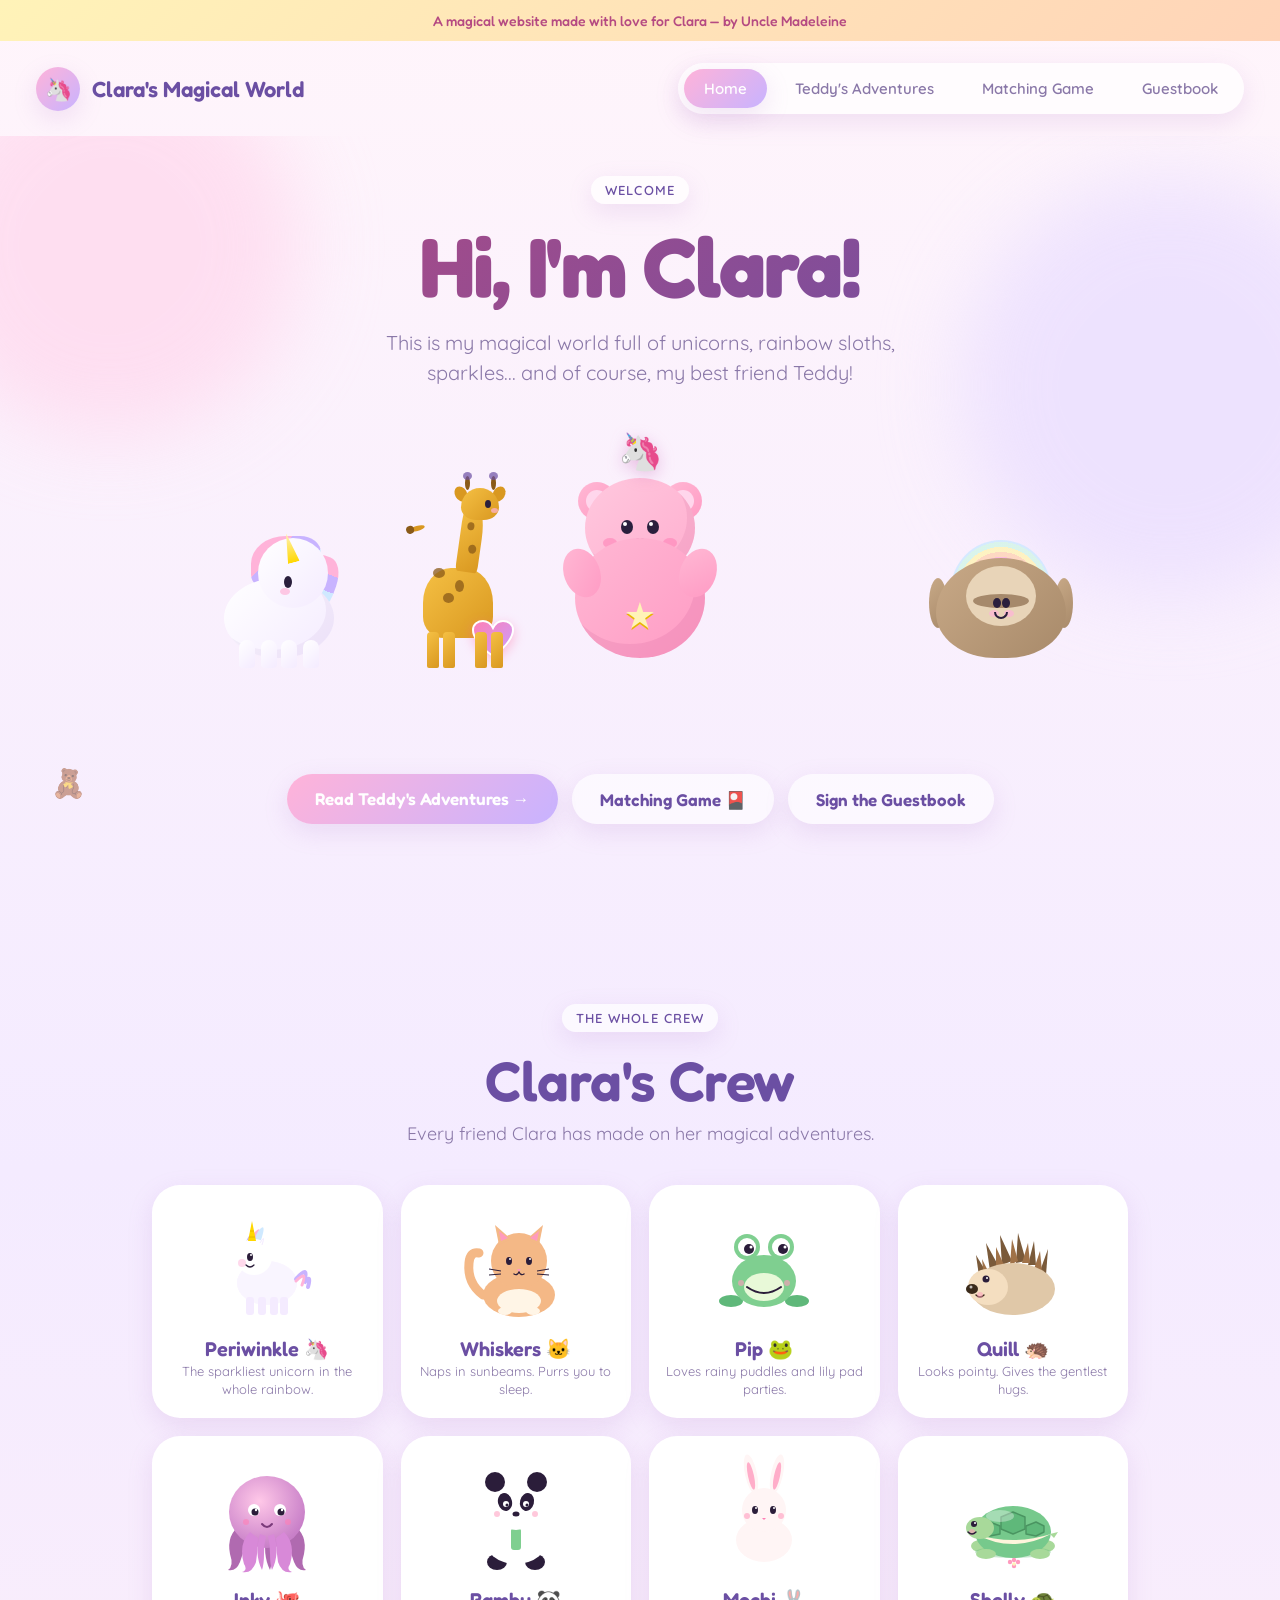
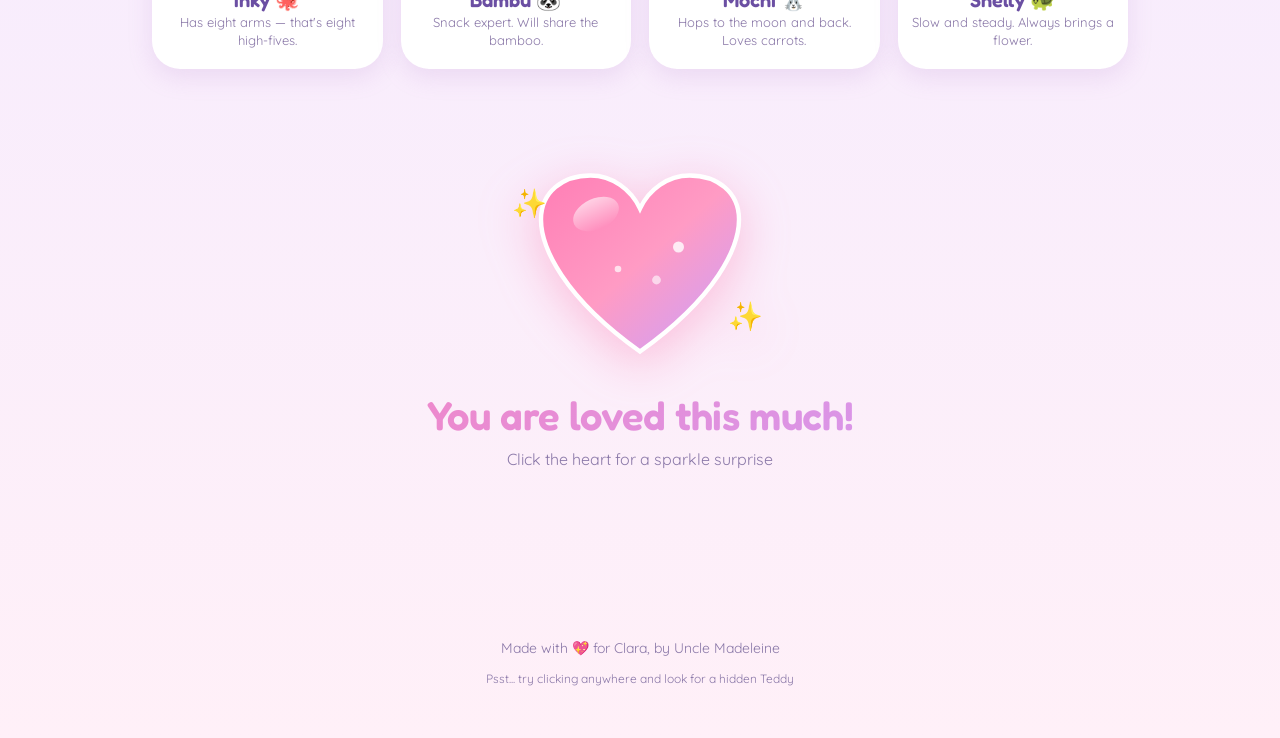
<file: index.html>
<!DOCTYPE html>
<html lang="en">
<head>
<meta charset="UTF-8" />
<title>Clara's Magical World</title>
<meta name="viewport" content="width=device-width, initial-scale=1" />
<link rel="stylesheet" href="styles.css" />
<style>
/* ---------- Hero variation A: Floating cast ---------- */
.heroA {
  position: relative;
  padding: 40px 24px 100px;
  text-align: center;
  overflow: hidden;
}
.heroA .blob1 { width: 380px; height: 380px; background: var(--cotton); top: -80px; left: -80px; }
.heroA .blob2 { width: 420px; height: 420px; background: var(--lavender); top: 40px; right: -100px; }
.heroA .stage {
  position: relative;
  margin: 30px auto 0;
  max-width: 980px;
  height: 320px;
}
.heroA .stage > * { position: absolute; }
.heroA .stage .teddy { left: 50%; transform: translateX(-50%); top: 60px; }
.heroA .stage .unicorn { left: 6%; top: 110px; }
.heroA .stage .sloth { right: 6%; top: 130px; }
.heroA .stage .giraffe { left: 26%; top: 70px; }
.heroA .cta-row {
  display: flex; gap: 14px; justify-content: center; margin-top: 36px;
  flex-wrap: wrap;
}

/* ---------- Hero variation B: Storybook spread ---------- */
.heroB {
  position: relative;
  display: grid;
  grid-template-columns: 1.1fr 1fr;
  gap: 30px;
  align-items: center;
  padding: 40px 36px 80px;
  max-width: 1100px;
  margin: 0 auto;
}
.heroB .blob1 { width: 380px; height: 380px; background: var(--cotton); top: -100px; right: 30%; }
.heroB .text-side { position: relative; z-index: 2; }
.heroB .visual-side {
  position: relative;
  height: 460px;
  background: linear-gradient(135deg, white, #fff5fb);
  border-radius: 50px;
  box-shadow: var(--shadow-pop);
  overflow: hidden;
}
.heroB .visual-side::before {
  content: '';
  position: absolute;
  inset: 12px;
  border: 3px dashed var(--cotton-deep);
  border-radius: 40px;
  opacity: 0.4;
}
@media (max-width: 800px) {
  .heroB { grid-template-columns: 1fr; }
  .heroB .visual-side { height: 360px; }
}

/* ---------- Hero variation C: Big bold name ---------- */
.heroC {
  position: relative;
  padding: 60px 24px 100px;
  text-align: center;
  overflow: hidden;
}
.heroC .blob1 { width: 500px; height: 500px; background: var(--lavender); top: -200px; left: 50%; transform: translateX(-50%); }
.heroC .name {
  font-family: 'Fredoka', sans-serif;
  font-weight: 700;
  font-size: clamp(80px, 16vw, 200px);
  line-height: 0.95;
  letter-spacing: -0.04em;
  background: linear-gradient(135deg, #ff7eb5 0%, #c8a0ff 50%, #8ec5ff 100%);
  -webkit-background-clip: text;
  background-clip: text;
  color: transparent;
  margin-top: 20px;
}
.heroC .name-deco {
  display: inline-block;
  position: relative;
}
.heroC .name-deco::before {
  content: '\2B50';
  position: absolute;
  top: -10px; right: -40px;
  font-size: 50px;
  -webkit-text-fill-color: initial;
  background: none;
  animation: wiggle 3s ease-in-out infinite;
}
.heroC .floating-friends {
  position: relative;
  margin-top: 40px;
  height: 200px;
}
.heroC .floating-friends > * { position: absolute; bottom: 0; }
.heroC .floating-friends .unicorn { left: 14%; }
.heroC .floating-friends .sloth { right: 14%; }
.heroC .floating-friends .teddy { left: 50%; transform: translateX(-50%); }
.heroC .floating-friends .giraffe { right: 32%; bottom: 0; }

.subhead {
  font-size: clamp(16px, 2vw, 20px);
  color: var(--ink-soft);
  margin-top: 18px;
  max-width: 520px;
  margin-left: auto; margin-right: auto;
  line-height: 1.5;
  text-wrap: pretty;
}

.note-banner {
  background: linear-gradient(135deg, var(--buttercup), var(--peach));
  color: var(--cotton-ink);
  text-align: center;
  padding: 12px 24px;
  font-family: 'Fredoka', sans-serif;
  font-weight: 500;
  font-size: 14px;
  position: relative;
  z-index: 5;
}
</style>
</head>
<body>

<div class="note-banner">
  A magical website made with love for Clara &mdash; by Uncle Madeleine
</div>

<nav class="nav">
  <a href="index.html" class="nav-brand">
    <span class="nav-brand-icon">&#x1F984;</span>
    <span>Clara's Magical World</span>
  </a>
  <div class="nav-links">
    <a href="index.html" class="nav-link active">Home</a>
    <a href="adventures.html" class="nav-link">Teddy's Adventures</a>
    <a href="memory.html" class="nav-link">Matching Game</a>
    <a href="guestbook.html" class="nav-link">Guestbook</a>
  </div>
</nav>

<!-- Variation A: Floating cast -->
<section class="heroA" data-variant="A" id="heroA">
  <div class="cloud-blob blob1"></div>
  <div class="cloud-blob blob2"></div>
  <div class="container">
    <span class="eyebrow">Welcome</span>
    <h1 class="h-display" style="margin-top: 18px;">Hi, I'm Clara!</h1>
    <p class="subhead">This is my magical world full of unicorns, rainbow sloths, sparkles... and of course, my best friend Teddy!</p>
    <div class="stage">
      <div class="unicorn bounce">
        <div class="unicorn-mane"></div>
        <div class="unicorn-tail"></div>
        <div class="unicorn-body"></div>
        <div class="unicorn-head">
          <div class="unicorn-horn"></div>
          <div class="unicorn-eye"></div>
          <div class="unicorn-cheek"></div>
        </div>
        <div class="unicorn-leg l1"></div>
        <div class="unicorn-leg l2"></div>
        <div class="unicorn-leg l3"></div>
        <div class="unicorn-leg l4"></div>
      </div>
      <div class="teddy bounce-slow">
        <div class="teddy-ear left"></div>
        <div class="teddy-ear right"></div>
        <div class="teddy-head">
          <div class="teddy-eye left"></div>
          <div class="teddy-eye right"></div>
          <div class="teddy-cheek left"></div>
          <div class="teddy-cheek right"></div>
          <div class="teddy-nose"></div>
          <div class="teddy-mouth"></div>
        </div>
        <div class="teddy-body"></div>
        <div class="teddy-arm left"></div>
        <div class="teddy-arm right"></div>
        <div class="teddy-star">&#x2605;</div>
      </div>
      <div class="sloth bounce">
        <div class="sloth-rainbow"></div>
        <div class="sloth-arm left"></div>
        <div class="sloth-arm right"></div>
        <div class="sloth-body"></div>
        <div class="sloth-face">
          <div class="sloth-stripe"></div>
          <div class="sloth-eye left"></div>
          <div class="sloth-eye right"></div>
          <div class="sloth-cheek left"></div>
          <div class="sloth-cheek right"></div>
          <div class="sloth-smile"></div>
        </div>
      </div>
      <div class="giraffe bounce-slow">
        <div class="giraffe-tail"></div>
        <div class="giraffe-body"></div>
        <div class="giraffe-spot s1"></div>
        <div class="giraffe-spot s2"></div>
        <div class="giraffe-spot s3"></div>
        <div class="giraffe-spot s4"></div>
        <div class="giraffe-heart">
          <svg viewBox="0 0 44 40" xmlns="http://www.w3.org/2000/svg">
            <defs>
              <linearGradient id="gh-grad-A" x1="0%" y1="0%" x2="100%" y2="100%">
                <stop offset="0%" stop-color="#ff7eb5" />
                <stop offset="100%" stop-color="#c8a0ff" />
              </linearGradient>
            </defs>
            <path d="M22 36 C 6 25, 2 15, 2 10 C 2 4, 7 1, 12 1 C 16 1, 20 4, 22 8 C 24 4, 28 1, 32 1 C 37 1, 42 4, 42 10 C 42 15, 38 25, 22 36 Z" fill="url(#gh-grad-A)" stroke="white" stroke-width="2"/>
          </svg>
        </div>
        <div class="giraffe-leg l1"></div>
        <div class="giraffe-leg l2"></div>
        <div class="giraffe-leg l3"></div>
        <div class="giraffe-leg l4"></div>
        <div class="giraffe-neck">
          <div class="giraffe-spot s5" style="top:20px;left:6px;"></div>
          <div class="giraffe-spot s6" style="top:42px;left:10px;"></div>
        </div>
        <div class="giraffe-ear left"></div>
        <div class="giraffe-ear right"></div>
        <div class="giraffe-horn left"></div>
        <div class="giraffe-horn right"></div>
        <div class="giraffe-head">
          <div class="giraffe-eye" style="top:12px;left:24px;"></div>
          <div class="giraffe-cheek" style="top:20px;left:30px;"></div>
        </div>
      </div>
    </div>
    <div class="cta-row">
      <a href="adventures.html" class="btn btn-primary">Read Teddy's Adventures &rarr;</a>
      <a href="memory.html" class="btn btn-ghost">Matching Game &#x1F3B4;</a>
      <a href="guestbook.html" class="btn btn-ghost">Sign the Guestbook</a>
    </div>
  </div>
</section>

<!-- Variation B: Storybook spread with hero image -->
<section class="heroB" data-variant="B" id="heroB" style="display:none;">
  <div class="cloud-blob blob1"></div>
  <div class="text-side">
    <span class="eyebrow">Once upon a time...</span>
    <h1 class="h-display" style="margin-top: 16px;">A world<br>made just for<br>Clara.</h1>
    <p class="subhead" style="margin-left: 0; max-width: 100%;">Grab Teddy, hop on a unicorn, and follow the rainbow to where the sloths live. Adventures await!</p>
    <div class="cta-row" style="display: flex; gap: 14px; margin-top: 32px; flex-wrap: wrap;">
      <a href="adventures.html" class="btn btn-primary">Open the storybook &rarr;</a>
      <a href="memory.html" class="btn btn-ghost">Matching Game &#x1F3B4;</a>
      <a href="guestbook.html" class="btn btn-ghost">Sign the guestbook</a>
    </div>
  </div>
  <div class="visual-side" style="padding: 0; overflow: hidden;">
    <img src="images/gigi-giraffe.png" alt="A golden giraffe at sunset holding a heart" style="width: 100%; height: 100%; object-fit: cover; display: block; border-radius: 50px;" />
  </div>
</section>

<!-- Variation C: Big name -->
<section class="heroC" data-variant="C" id="heroC" style="display:none;">
  <div class="cloud-blob blob1"></div>
  <div class="container">
    <span class="eyebrow">Welcome to my world</span>
    <h1 class="name"><span class="name-deco">CLARA</span></h1>
    <p class="subhead" style="margin-top: 24px;">Age 4 &middot; Chief Sparkle Officer &middot; Best friend of Teddy</p>
    <div class="floating-friends">
      <div class="unicorn bounce">
        <div class="unicorn-mane"></div>
        <div class="unicorn-tail"></div>
        <div class="unicorn-body"></div>
        <div class="unicorn-head">
          <div class="unicorn-horn"></div>
          <div class="unicorn-eye"></div>
          <div class="unicorn-cheek"></div>
        </div>
        <div class="unicorn-leg l1"></div>
        <div class="unicorn-leg l2"></div>
        <div class="unicorn-leg l3"></div>
        <div class="unicorn-leg l4"></div>
      </div>
      <div class="teddy bounce-slow">
        <div class="teddy-ear left"></div>
        <div class="teddy-ear right"></div>
        <div class="teddy-head">
          <div class="teddy-eye left"></div>
          <div class="teddy-eye right"></div>
          <div class="teddy-cheek left"></div>
          <div class="teddy-cheek right"></div>
          <div class="teddy-nose"></div>
          <div class="teddy-mouth"></div>
        </div>
        <div class="teddy-body"></div>
        <div class="teddy-arm left"></div>
        <div class="teddy-arm right"></div>
        <div class="teddy-star">&#x2605;</div>
      </div>
      <div class="sloth bounce">
        <div class="sloth-rainbow"></div>
        <div class="sloth-arm left"></div>
        <div class="sloth-arm right"></div>
        <div class="sloth-body"></div>
        <div class="sloth-face">
          <div class="sloth-stripe"></div>
          <div class="sloth-eye left"></div>
          <div class="sloth-eye right"></div>
          <div class="sloth-cheek left"></div>
          <div class="sloth-cheek right"></div>
          <div class="sloth-smile"></div>
        </div>
      </div>
      <div class="giraffe bounce-slow">
        <div class="giraffe-tail"></div>
        <div class="giraffe-body"></div>
        <div class="giraffe-spot s1"></div>
        <div class="giraffe-spot s2"></div>
        <div class="giraffe-spot s3"></div>
        <div class="giraffe-spot s4"></div>
        <div class="giraffe-heart">
          <svg viewBox="0 0 44 40" xmlns="http://www.w3.org/2000/svg">
            <defs>
              <linearGradient id="gh-grad-C" x1="0%" y1="0%" x2="100%" y2="100%">
                <stop offset="0%" stop-color="#ff7eb5" />
                <stop offset="100%" stop-color="#c8a0ff" />
              </linearGradient>
            </defs>
            <path d="M22 36 C 6 25, 2 15, 2 10 C 2 4, 7 1, 12 1 C 16 1, 20 4, 22 8 C 24 4, 28 1, 32 1 C 37 1, 42 4, 42 10 C 42 15, 38 25, 22 36 Z" fill="url(#gh-grad-C)" stroke="white" stroke-width="2"/>
          </svg>
        </div>
        <div class="giraffe-leg l1"></div>
        <div class="giraffe-leg l2"></div>
        <div class="giraffe-leg l3"></div>
        <div class="giraffe-leg l4"></div>
        <div class="giraffe-neck">
          <div class="giraffe-spot s5" style="top:20px;left:6px;"></div>
          <div class="giraffe-spot s6" style="top:42px;left:10px;"></div>
        </div>
        <div class="giraffe-ear left"></div>
        <div class="giraffe-ear right"></div>
        <div class="giraffe-horn left"></div>
        <div class="giraffe-horn right"></div>
        <div class="giraffe-head">
          <div class="giraffe-eye" style="top:12px;left:24px;"></div>
          <div class="giraffe-cheek" style="top:20px;left:30px;"></div>
        </div>
      </div>
    </div>
    <div style="display:flex; gap: 14px; justify-content: center; margin-top: 36px; flex-wrap: wrap;">
      <a href="adventures.html" class="btn btn-primary">Adventures &rarr;</a>
      <a href="memory.html" class="btn btn-ghost">Matching Game &#x1F3B4;</a>
      <a href="guestbook.html" class="btn btn-ghost">Guestbook</a>
    </div>
  </div>
</section>

<!-- Clara's Crew — character cards -->
<section class="crew-section" id="crewSection">
  <span class="eyebrow">The whole crew</span>
  <h2 style="margin-top: 14px;">Clara's Crew</h2>
  <p class="crew-sub">Every friend Clara has made on her magical adventures.</p>
  <div class="crew-grid">
    <div class="crew-card">
      <div class="stage">
        <div class="critter" style="animation: bob-y 3s ease-in-out infinite;">
          <svg viewBox="0 0 110 120">
            <!-- Periwinkle the Unicorn -->
            <ellipse cx="55" cy="80" rx="30" ry="22" fill="#f4ebff"/>
            <ellipse cx="55" cy="80" rx="30" ry="22" fill="white" opacity="0.5"/>
            <!-- legs -->
            <rect x="34" y="94" width="8" height="18" rx="3" fill="#f4ebff"/>
            <rect x="46" y="94" width="8" height="18" rx="3" fill="#f4ebff"/>
            <rect x="58" y="94" width="8" height="18" rx="3" fill="#f4ebff"/>
            <rect x="68" y="94" width="8" height="18" rx="3" fill="#f4ebff"/>
            <!-- tail -->
            <path d="M 84 76 Q 98 60 92 80 Q 100 70 96 84" fill="none" stroke="#c8b3ff" stroke-width="4" stroke-linecap="round"/>
            <path d="M 84 78 Q 96 66 90 82" fill="none" stroke="#ffb3d9" stroke-width="3" stroke-linecap="round"/>
            <!-- mane -->
            <path d="M 38 52 Q 30 40 38 32 Q 44 24 42 38" fill="#c8b3ff"/>
            <path d="M 42 48 Q 34 36 44 28 Q 50 22 46 36" fill="#ffb3d9"/>
            <path d="M 46 46 Q 40 34 48 26 Q 54 20 50 34" fill="#cfe9ff"/>
            <!-- head -->
            <circle cx="42" cy="54" r="18" fill="white"/>
            <!-- horn -->
            <polygon points="36,38 40,18 44,38" fill="#ffd700"/>
            <line x1="37" y1="34" x2="43" y2="34" stroke="#e8b800" stroke-width="1"/>
            <line x1="38" y1="28" x2="42" y2="28" stroke="#e8b800" stroke-width="1"/>
            <!-- eye -->
            <ellipse cx="38" cy="54" rx="3" ry="4" fill="#2b1d3a"/>
            <circle cx="39" cy="52" r="1" fill="white"/>
            <!-- cheek -->
            <circle cx="30" cy="60" r="4" fill="#ffb3d9" opacity="0.5"/>
            <!-- smile -->
            <path d="M 34 62 Q 38 66 42 62" stroke="#2b1d3a" stroke-width="1.2" fill="none" stroke-linecap="round"/>
            <!-- ear -->
            <path d="M 48 40 Q 54 30 50 42" fill="white" stroke="#f4ebff" stroke-width="1"/>
          </svg>
        </div>
      </div>
      <p class="name">Periwinkle &#x1F984;</p>
      <p class="blurb">The sparkliest unicorn in the whole rainbow.</p>
    </div>
    <div class="crew-card"><div class="stage"><div class="critter cat"><svg viewBox="0 0 110 120"><g class="wig-slow" style="transform-origin: 22px 90px;"><path d="M 22 92 Q 6 80 8 60 Q 9 48 18 50" fill="none" stroke="#f4b886" stroke-width="9" stroke-linecap="round"/></g><ellipse cx="58" cy="92" rx="36" ry="22" fill="#f4b886"/><ellipse cx="58" cy="98" rx="22" ry="12" fill="#fff5e6"/><circle cx="58" cy="58" r="28" fill="#f4b886"/><path d="M 38 42 L 34 22 L 50 36 Z" fill="#f4b886"/><path d="M 78 42 L 82 22 L 66 36 Z" fill="#f4b886"/><path d="M 40 38 L 38 28 L 47 35 Z" fill="#ff9bbe"/><path d="M 76 38 L 78 28 L 69 35 Z" fill="#ff9bbe"/><ellipse cx="48" cy="58" rx="3" ry="4" fill="#2b1d3a"/><ellipse cx="68" cy="58" rx="3" ry="4" fill="#2b1d3a"/><circle cx="49" cy="56" r="1" fill="white"/><circle cx="69" cy="56" r="1" fill="white"/><path d="M 56 66 L 60 66 L 58 69 Z" fill="#ff9bbe"/><path d="M 58 69 Q 56 73 53 71 M 58 69 Q 60 73 63 71" stroke="#2b1d3a" stroke-width="1.4" fill="none" stroke-linecap="round"/><line x1="40" y1="68" x2="28" y2="66" stroke="#2b1d3a" stroke-width="1"/><line x1="40" y1="71" x2="28" y2="72" stroke="#2b1d3a" stroke-width="1"/><line x1="76" y1="68" x2="88" y2="66" stroke="#2b1d3a" stroke-width="1"/><line x1="76" y1="71" x2="88" y2="72" stroke="#2b1d3a" stroke-width="1"/><ellipse cx="44" cy="108" rx="7" ry="4" fill="#fff5e6"/><ellipse cx="72" cy="108" rx="7" ry="4" fill="#fff5e6"/></svg></div></div><p class="name">Whiskers &#x1F431;</p><p class="blurb">Naps in sunbeams. Purrs you to sleep.</p></div>
    <div class="crew-card"><div class="stage"><div class="critter frog"><svg viewBox="0 0 110 120"><ellipse cx="22" cy="98" rx="12" ry="6" fill="#5fb87a"/><ellipse cx="88" cy="98" rx="12" ry="6" fill="#5fb87a"/><ellipse cx="55" cy="78" rx="32" ry="26" fill="#7fcf90"/><ellipse cx="55" cy="84" rx="20" ry="14" fill="#e8f9d8"/><circle cx="38" cy="44" r="13" fill="#7fcf90"/><circle cx="72" cy="44" r="13" fill="#7fcf90"/><circle cx="38" cy="44" r="9" fill="white"/><circle cx="72" cy="44" r="9" fill="white"/><circle cx="40" cy="46" r="5" fill="#2b1d3a"/><circle cx="74" cy="46" r="5" fill="#2b1d3a"/><circle cx="42" cy="44" r="1.5" fill="white"/><circle cx="76" cy="44" r="1.5" fill="white"/><path d="M 38 84 Q 55 96 72 84" stroke="#2b1d3a" stroke-width="2" fill="none" stroke-linecap="round"/><circle cx="32" cy="80" r="3" fill="#ff9bbe" opacity="0.6"/><circle cx="78" cy="80" r="3" fill="#ff9bbe" opacity="0.6"/></svg></div></div><p class="name">Pip &#x1F438;</p><p class="blurb">Loves rainy puddles and lily pad parties.</p></div>
    <div class="crew-card"><div class="stage"><div class="critter porcupine"><svg viewBox="0 0 110 120"><g fill="#7a5a3a"><polygon points="22,80 18,52 30,72"/><polygon points="32,68 28,40 40,62"/><polygon points="44,62 42,32 54,58"/><polygon points="58,60 60,30 68,58"/><polygon points="70,62 76,38 78,62"/><polygon points="82,68 90,46 88,72"/></g><g fill="#a07248"><polygon points="26,76 24,56 32,72"/><polygon points="38,66 38,44 46,62"/><polygon points="52,62 54,36 60,58"/><polygon points="64,60 70,40 72,60"/><polygon points="76,66 82,48 84,68"/></g><ellipse cx="55" cy="86" rx="42" ry="26" fill="#e0c8a8"/><ellipse cx="30" cy="84" rx="20" ry="18" fill="#f4dec0"/><ellipse cx="14" cy="86" rx="6" ry="5" fill="#3a2a1a"/><circle cx="13" cy="84" r="1.5" fill="white" opacity="0.7"/><circle cx="28" cy="76" r="3.5" fill="#2b1d3a"/><circle cx="29" cy="75" r="1" fill="white"/><path d="M 18 92 Q 22 96 26 92" stroke="#3a2a1a" stroke-width="1.4" fill="none" stroke-linecap="round"/><circle cx="22" cy="92" r="3" fill="#ff9bbe" opacity="0.5"/></svg></div></div><p class="name">Quill &#x1F994;</p><p class="blurb">Looks pointy. Gives the gentlest hugs.</p></div>
    <div class="crew-card"><div class="stage"><div class="critter octopus"><svg viewBox="0 0 110 120"><defs><radialGradient id="oct-grad" cx="40%" cy="35%" r="65%"><stop offset="0%" stop-color="#ffc8e8"/><stop offset="100%" stop-color="#c87fc8"/></radialGradient></defs><g fill="#b06ab0"><path d="M 30 70 Q 14 80 18 100 Q 22 112 16 116 Q 24 118 28 108 Q 32 96 36 84 Z"/><path d="M 80 70 Q 96 80 92 100 Q 88 112 94 116 Q 86 118 82 108 Q 78 96 74 84 Z"/><path d="M 55 78 Q 50 100 58 116 Q 60 110 60 100 Q 60 90 60 80 Z"/></g><ellipse cx="55" cy="58" rx="38" ry="36" fill="url(#oct-grad)"/><g fill="#d889d8"><path d="M 38 78 Q 26 90 32 110 Q 36 116 30 118 Q 40 120 44 108 Q 46 96 46 84 Z"/><path d="M 72 78 Q 84 90 78 110 Q 74 116 80 118 Q 70 120 66 108 Q 64 96 64 84 Z"/><path d="M 48 80 Q 42 100 50 116 Q 52 110 52 100 Q 52 90 54 82 Z"/><path d="M 62 80 Q 68 100 60 116 Q 58 110 58 100 Q 58 90 56 82 Z"/></g><circle cx="42" cy="56" r="6" fill="white"/><circle cx="68" cy="56" r="6" fill="white"/><circle cx="43" cy="58" r="3.5" fill="#2b1d3a"/><circle cx="69" cy="58" r="3.5" fill="#2b1d3a"/><circle cx="44" cy="56" r="1.2" fill="white"/><circle cx="70" cy="56" r="1.2" fill="white"/><circle cx="34" cy="68" r="3" fill="#ff7eb5" opacity="0.6"/><circle cx="76" cy="68" r="3" fill="#ff7eb5" opacity="0.6"/><path d="M 50 70 Q 55 76 60 70" stroke="#7a3a7a" stroke-width="2" fill="none" stroke-linecap="round"/></svg></div></div><p class="name">Inky &#x1F419;</p><p class="blurb">Has eight arms &mdash; that's eight high-fives.</p></div>
    <div class="crew-card"><div class="stage"><div class="critter panda"><svg viewBox="0 0 110 120"><ellipse cx="36" cy="108" rx="10" ry="8" fill="#2b1d3a"/><ellipse cx="74" cy="108" rx="10" ry="8" fill="#2b1d3a"/><ellipse cx="55" cy="84" rx="32" ry="26" fill="white"/><rect x="50" y="74" width="10" height="22" rx="3" fill="#7fcf90"/><circle cx="55" cy="48" r="28" fill="white"/><circle cx="34" cy="28" r="10" fill="#2b1d3a"/><circle cx="76" cy="28" r="10" fill="#2b1d3a"/><ellipse cx="44" cy="48" rx="7" ry="9" fill="#2b1d3a" transform="rotate(-15 44 48)"/><ellipse cx="66" cy="48" rx="7" ry="9" fill="#2b1d3a" transform="rotate(15 66 48)"/><circle cx="45" cy="50" r="3" fill="white"/><circle cx="65" cy="50" r="3" fill="white"/><circle cx="46" cy="51" r="1.5" fill="#2b1d3a"/><circle cx="66" cy="51" r="1.5" fill="#2b1d3a"/><ellipse cx="55" cy="60" rx="3.5" ry="2.5" fill="#2b1d3a"/><circle cx="36" cy="60" r="3" fill="#ff9bbe" opacity="0.55"/><circle cx="74" cy="60" r="3" fill="#ff9bbe" opacity="0.55"/></svg></div></div><p class="name">Bambu &#x1F43C;</p><p class="blurb">Snack expert. Will share the bamboo.</p></div>
    <div class="crew-card"><div class="stage"><div class="critter bunny"><svg viewBox="0 0 110 120"><ellipse cx="42" cy="20" rx="6" ry="20" fill="#fff5f5" transform="rotate(-12 42 20)"/><ellipse cx="68" cy="20" rx="6" ry="20" fill="#fff5f5" transform="rotate(12 68 20)"/><ellipse cx="42" cy="22" rx="3" ry="14" fill="#ff9bbe" opacity="0.8" transform="rotate(-12 42 22)"/><ellipse cx="68" cy="22" rx="3" ry="14" fill="#ff9bbe" opacity="0.8" transform="rotate(12 68 22)"/><ellipse cx="55" cy="86" rx="28" ry="22" fill="#fff5f5"/><circle cx="55" cy="56" r="22" fill="#fff5f5"/><ellipse cx="46" cy="56" rx="3" ry="4" fill="#2b1d3a"/><ellipse cx="64" cy="56" rx="3" ry="4" fill="#2b1d3a"/><circle cx="47" cy="54" r="1" fill="white"/><circle cx="65" cy="54" r="1" fill="white"/><path d="M 53 64 L 57 64 L 55 66 Z" fill="#ff7eb5"/><circle cx="38" cy="62" r="3" fill="#ff9bbe" opacity="0.6"/><circle cx="72" cy="62" r="3" fill="#ff9bbe" opacity="0.6"/></svg></div></div><p class="name">Mochi &#x1F430;</p><p class="blurb">Hops to the moon and back. Loves carrots.</p></div>
    <div class="crew-card"><div class="stage"><div class="critter turtle"><svg viewBox="0 0 110 120"><ellipse cx="22" cy="92" rx="9" ry="6" fill="#a8d99a"/><ellipse cx="88" cy="92" rx="9" ry="6" fill="#a8d99a"/><ellipse cx="55" cy="98" rx="38" ry="6" fill="#5fb87a" opacity="0.35"/><ellipse cx="55" cy="78" rx="38" ry="26" fill="#76c98c"/><path d="M 17 80 Q 55 100 93 80 Q 55 92 17 80 Z" fill="#fff5dc"/><g fill="#5fb87a" stroke="#4a9461" stroke-width="1.4" stroke-linejoin="round"><polygon points="55,58 67,63 67,75 55,80 43,75 43,63"/><polygon points="32,68 42,72 42,80 32,82 24,78 24,72"/><polygon points="78,68 86,72 86,78 78,82 68,80 68,72"/></g><ellipse cx="42" cy="62" rx="14" ry="6" fill="white" opacity="0.35"/><ellipse cx="28" cy="100" rx="10" ry="5" fill="#a8d99a"/><ellipse cx="82" cy="100" rx="10" ry="5" fill="#a8d99a"/><path d="M 92 80 L 100 78 L 96 84 Z" fill="#a8d99a"/><ellipse cx="22" cy="74" rx="14" ry="11" fill="#a8d99a"/><circle cx="14" cy="78" r="3" fill="#ff9bbe" opacity="0.6"/><circle cx="16" cy="70" r="3" fill="#2b1d3a"/><circle cx="17" cy="69" r="1" fill="white"/><path d="M 10 78 Q 14 82 18 78" stroke="#2b1d3a" stroke-width="1.4" fill="none" stroke-linecap="round"/><g transform="translate(56, 110)"><circle r="2.2" fill="#ff9bbe" cx="-4" cy="-2"/><circle r="2.2" fill="#ff9bbe" cx="0" cy="-4"/><circle r="2.2" fill="#ff9bbe" cx="4" cy="-2"/><circle r="2.2" fill="#ff9bbe" cx="0" cy="2"/><circle r="1.8" fill="#fff3b8"/></g></svg></div></div><p class="name">Shelly &#x1F422;</p><p class="blurb">Slow and steady. Always brings a flower.</p></div>
  </div>
</section>

<!-- Big sparkle heart -->
<section class="heart-section" id="heartSection">
  <div class="big-heart" id="bigHeart" title="Click me!">
    <svg viewBox="0 0 200 180" xmlns="http://www.w3.org/2000/svg">
      <defs>
        <linearGradient id="heart-grad" x1="0%" y1="0%" x2="100%" y2="100%">
          <stop offset="0%" stop-color="#ff7eb5" />
          <stop offset="50%" stop-color="#ff9bc4" />
          <stop offset="100%" stop-color="#c8a0ff" />
        </linearGradient>
        <linearGradient id="heart-shine" x1="0%" y1="0%" x2="0%" y2="100%">
          <stop offset="0%" stop-color="white" stop-opacity="0.6" />
          <stop offset="100%" stop-color="white" stop-opacity="0" />
        </linearGradient>
      </defs>
      <path d="M100 165 C 30 115, 10 70, 10 45 C 10 20, 30 5, 55 5 C 75 5, 92 18, 100 35 C 108 18, 125 5, 145 5 C 170 5, 190 20, 190 45 C 190 70, 170 115, 100 165 Z"
            fill="url(#heart-grad)" stroke="white" stroke-width="4" />
      <ellipse cx="60" cy="40" rx="22" ry="14" fill="url(#heart-shine)" transform="rotate(-25 60 40)" />
      <circle cx="135" cy="70" r="5" fill="white" opacity="0.8" />
      <circle cx="80" cy="90" r="3" fill="white" opacity="0.7" />
      <circle cx="115" cy="100" r="4" fill="white" opacity="0.6" />
    </svg>
  </div>
  <h2 class="heart-msg">You are loved this much!</h2>
  <p class="heart-sub">Click the heart for a sparkle surprise</p>
</section>

<footer class="footer">
  <p>Made with <span class="footer-heart">&#x1F496;</span> for Clara, by Uncle Madeleine</p>
  <p style="margin-top: 6px; font-size: 12px;">Psst... try clicking anywhere and look for a hidden Teddy</p>
</footer>

<script src="magic.js"></script>
<script>
// Hero variant switching via URL hash
(function() {
  var variants = ['A', 'B', 'C'];
  function show(v) {
    variants.forEach(function(x) {
      var el = document.getElementById('hero' + x);
      if (el) el.style.display = (x === v) ? '' : 'none';
    });
  }
  var hash = (location.hash || '').replace('#', '');
  if (variants.indexOf(hash) !== -1) show(hash);
  window.addEventListener('hashchange', function() {
    var h = (location.hash || '').replace('#', '');
    if (variants.indexOf(h) !== -1) show(h);
  });
})();

// Heart click sparkle burst
(function () {
  var h = document.getElementById('bigHeart');
  if (!h) return;
  h.addEventListener('click', function(e) {
    e.stopPropagation();
    var r = h.getBoundingClientRect();
    var cx = r.left + r.width / 2;
    var cy = r.top + r.height / 2;
    var chars = ['\u{1F496}', '\u2728', '\u2B50', '\u{1F495}', '\u{1F497}', '\u{1F49E}'];
    for (var i = 0; i < 40; i++) {
      (function(i) {
        setTimeout(function() {
          if (window.MagicSparkle) window.MagicSparkle.spawnSparkle(
            cx + (Math.random() - 0.5) * 80,
            cy + (Math.random() - 0.5) * 80,
            chars[Math.floor(Math.random() * chars.length)]
          );
        }, i * 25);
      })(i);
    }
  });
})();
</script>
</body>
</html>
</file>
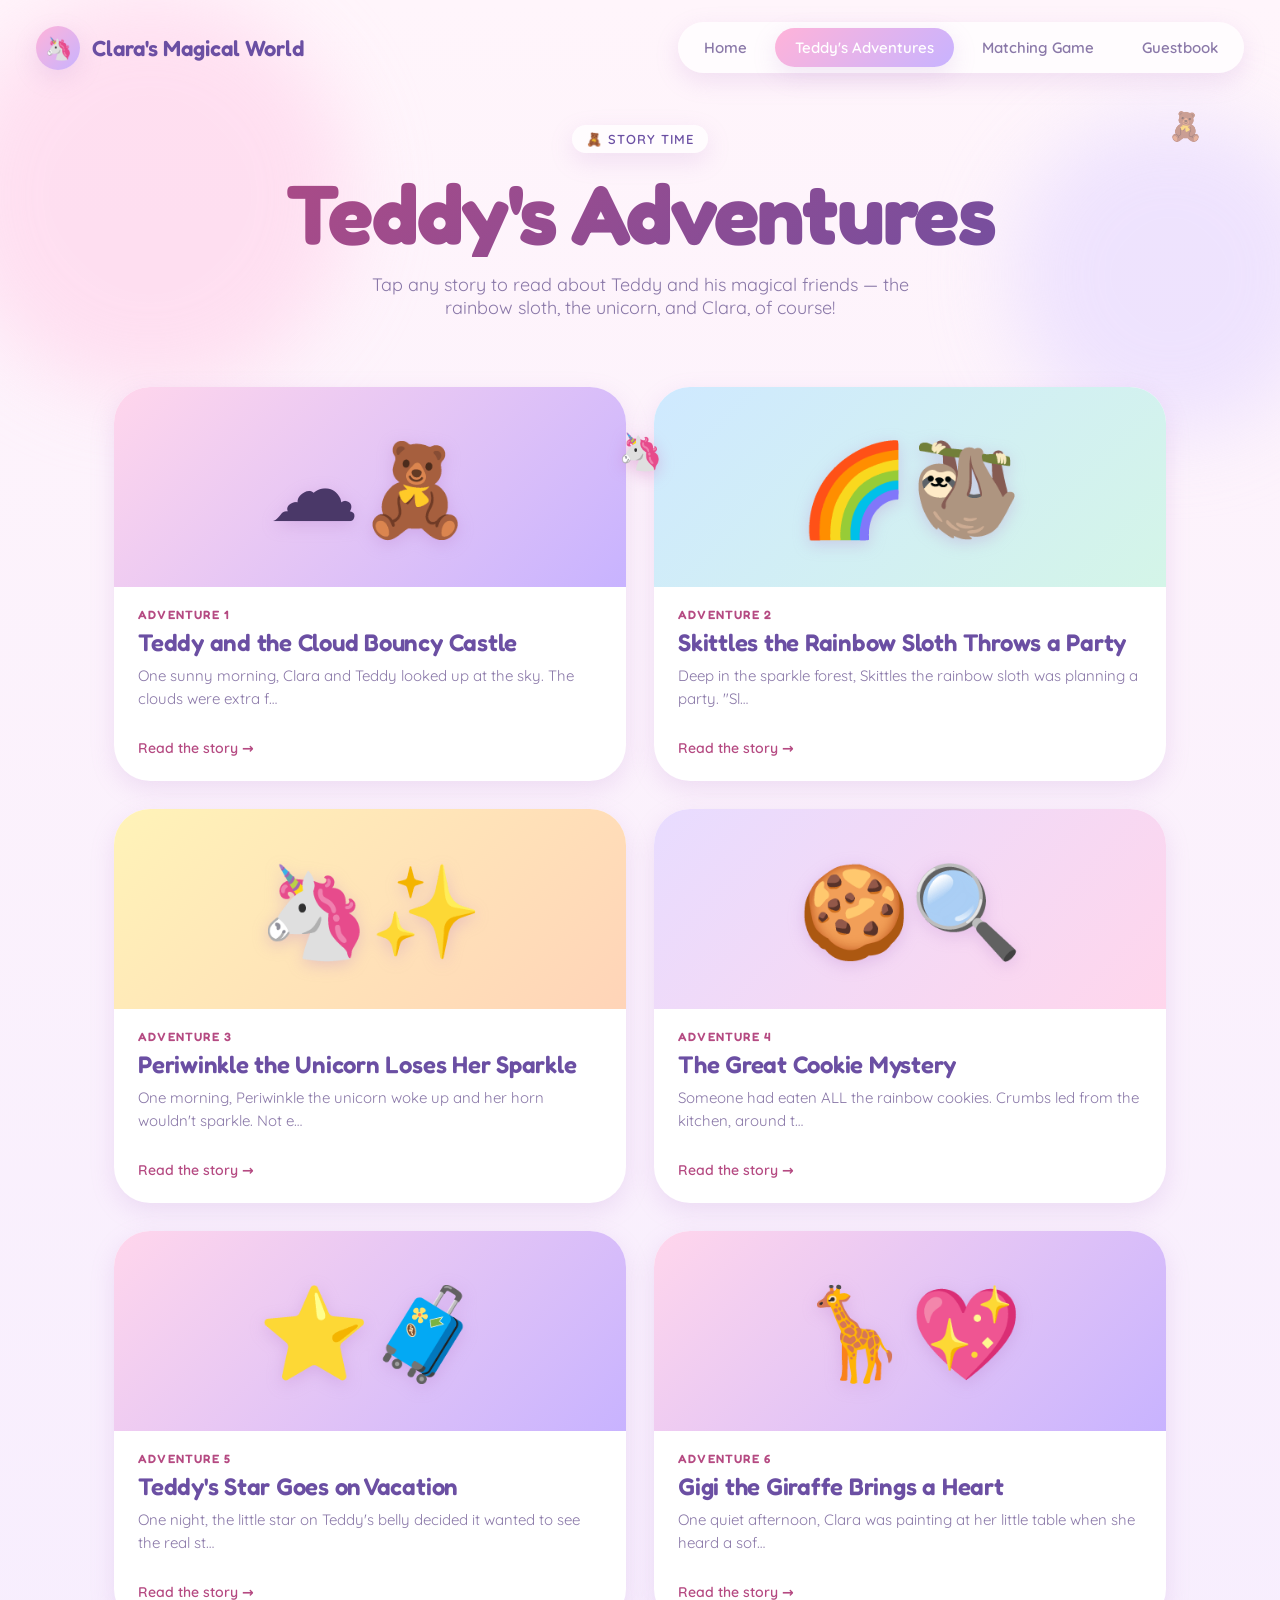
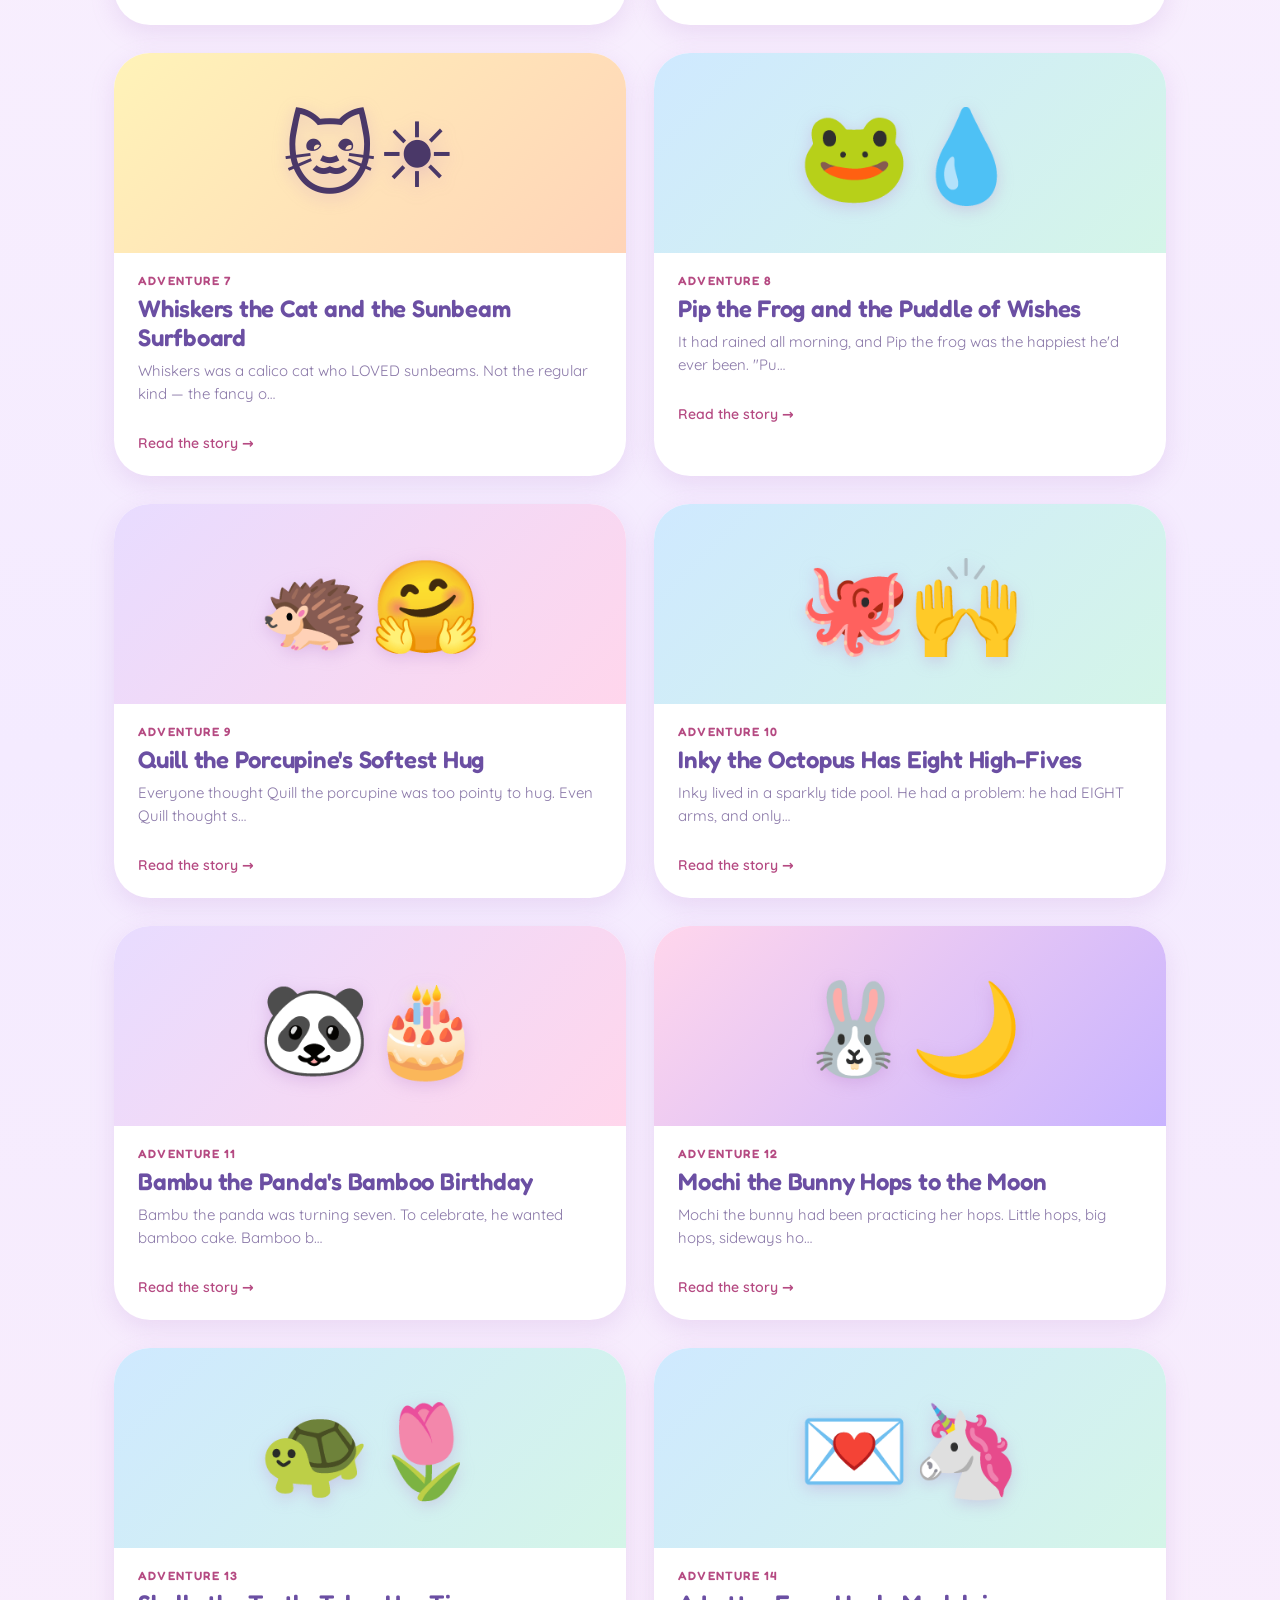
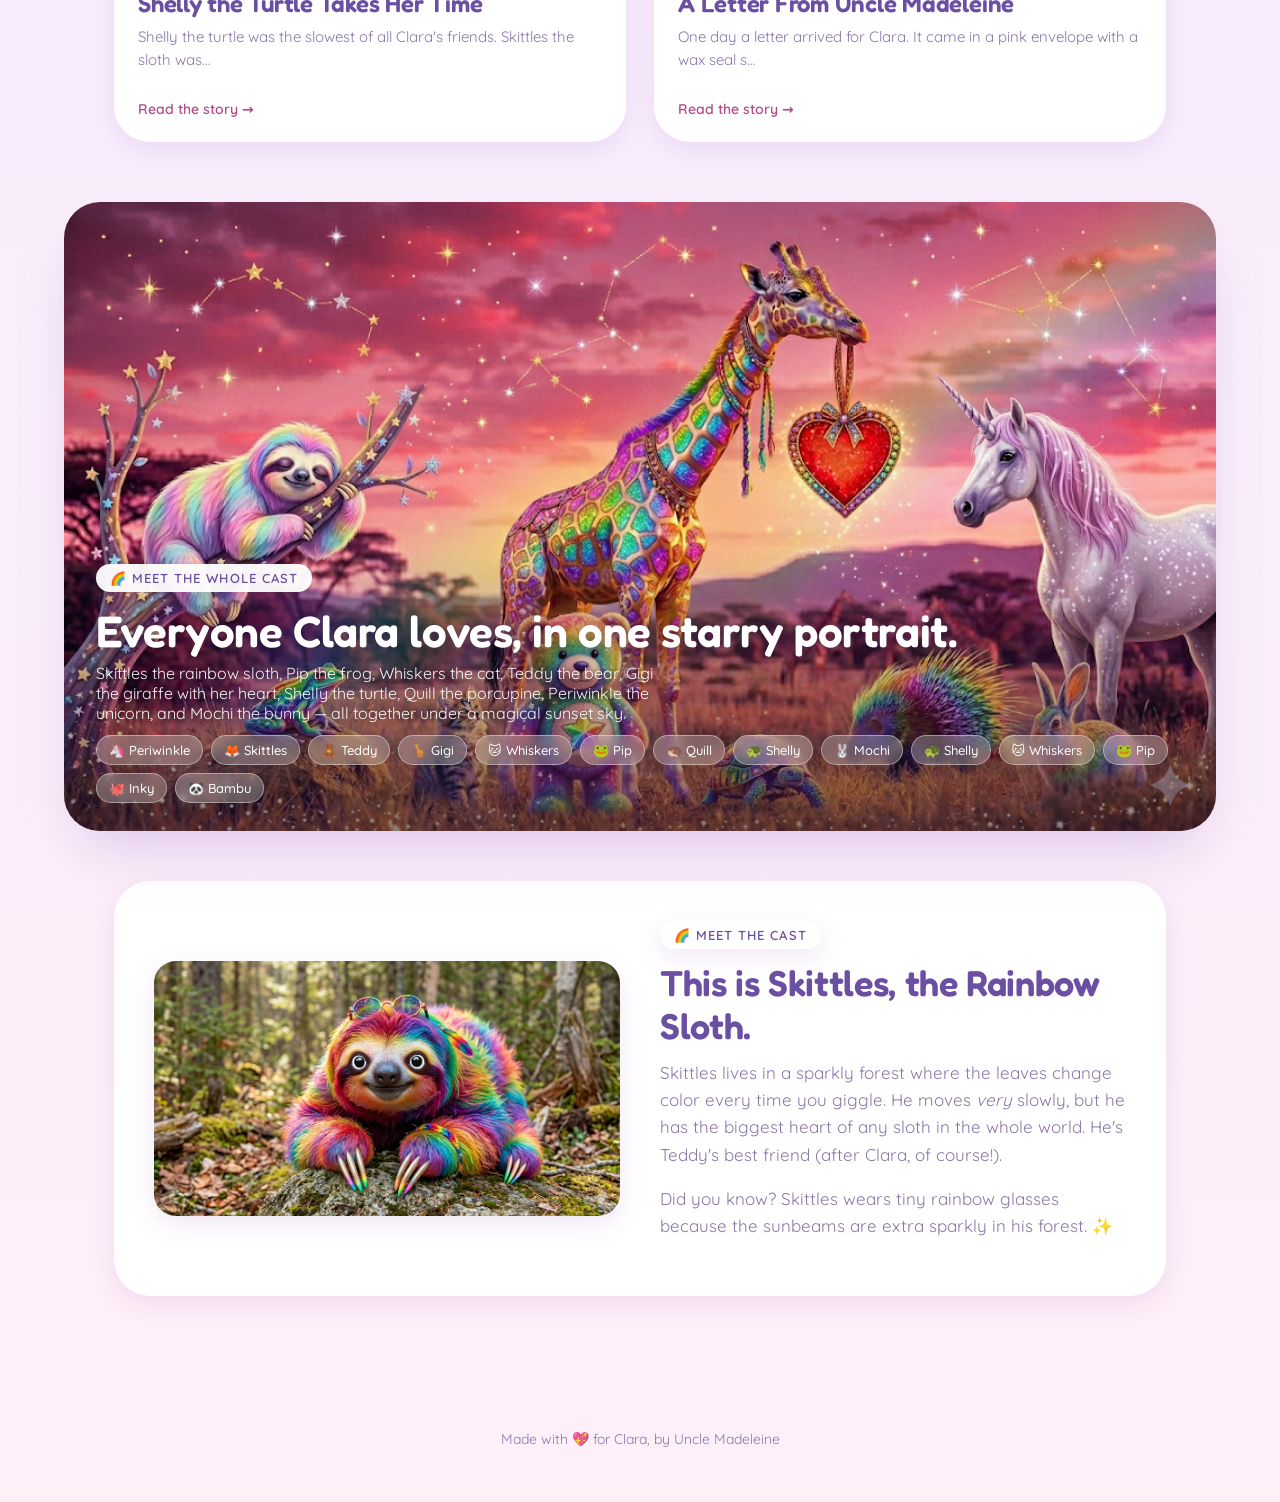
<file: adventures.html>
<!DOCTYPE html>
<html lang="en">
<head>
<meta charset="UTF-8" />
<title>Teddy's Adventures · Clara's Magical World</title>
<meta name="viewport" content="width=device-width, initial-scale=1" />
<link rel="stylesheet" href="styles.css" />
<style>
.adv-header {
  text-align: center;
  padding: 30px 24px 50px;
  position: relative;
}
.adv-header .blob1 { width: 400px; height: 400px; background: var(--cotton); top: -100px; left: -50px; }
.adv-header .blob2 { width: 320px; height: 320px; background: var(--lavender); top: 20px; right: -50px; }

.story-grid {
  display: grid;
  grid-template-columns: repeat(2, 1fr);
  gap: 28px;
  max-width: 1100px;
  margin: 0 auto 60px;
  padding: 0 24px;
}
@media (max-width: 800px) { .story-grid { grid-template-columns: 1fr; } }

.story-card {
  background: white;
  border-radius: var(--r-lg);
  padding: 0;
  box-shadow: var(--shadow-soft);
  overflow: hidden;
  cursor: pointer;
  transition: transform 250ms, box-shadow 250ms;
  position: relative;
}
.story-card:hover { transform: translateY(-6px) rotate(-0.5deg); box-shadow: var(--shadow-pop); }
.story-cover {
  height: 200px;
  position: relative;
  display: grid;
  place-items: center;
  overflow: hidden;
}
.story-cover.c1 { background: linear-gradient(135deg, #ffd6ec, #c8b3ff); }
.story-cover.c2 { background: linear-gradient(135deg, #cfe9ff, #d4f5e8); }
.story-cover.c3 { background: linear-gradient(135deg, #fff3b8, #ffd4b8); }
.story-cover.c4 { background: linear-gradient(135deg, #e8dcff, #ffd6ec); }
.story-cover img { width: 90%; height: 90%; object-fit: contain; }
.story-cover .emoji-cover {
  font-size: 90px;
  filter: drop-shadow(0 4px 8px rgba(180,120,200,0.3));
}
.story-meta {
  padding: 20px 24px 24px;
}
.story-meta .ep {
  font-family: 'Fredoka', sans-serif;
  font-size: 12px;
  letter-spacing: 0.1em;
  text-transform: uppercase;
  color: var(--cotton-ink);
  font-weight: 600;
}
.story-meta h3 {
  margin-top: 6px;
  font-size: 24px;
  color: var(--lavender-ink);
}
.story-meta p {
  margin-top: 8px;
  color: var(--ink-soft);
  font-size: 15px;
  line-height: 1.5;
}
.story-meta .read {
  margin-top: 14px;
  display: inline-block;
  color: var(--cotton-ink);
  font-weight: 600;
  font-size: 14px;
}

/* Story modal/reader */
.reader {
  position: fixed;
  inset: 0;
  background: rgba(74, 56, 104, 0.5);
  backdrop-filter: blur(8px);
  z-index: 1000;
  display: none;
  align-items: center;
  justify-content: center;
  padding: 24px;
  animation: fade-in 250ms ease-out;
}
.reader.open { display: flex; }
@keyframes fade-in { from { opacity: 0; } to { opacity: 1; } }
.reader-inner {
  background: white;
  border-radius: var(--r-lg);
  width: 100%;
  max-width: 720px;
  max-height: 90vh;
  overflow-y: auto;
  position: relative;
  animation: pop-in 350ms cubic-bezier(.34,1.56,.64,1);
}
@keyframes pop-in {
  from { transform: scale(0.85); opacity: 0; }
  to   { transform: scale(1); opacity: 1; }
}
.reader-cover {
  height: 220px;
  display: grid; place-items: center;
  border-radius: var(--r-lg) var(--r-lg) 0 0;
}
.reader-cover .emoji-cover { font-size: 110px; }
.reader-close {
  position: absolute;
  top: 16px; right: 16px;
  width: 40px; height: 40px;
  border-radius: 50%;
  background: white;
  font-size: 20px;
  color: var(--cotton-ink);
  display: grid; place-items: center;
  box-shadow: var(--shadow-soft);
  z-index: 2;
}
.reader-body {
  padding: 32px 36px 40px;
}
.reader-body .ep { font-family: 'Fredoka'; font-size: 12px; color: var(--cotton-ink); font-weight: 600; letter-spacing: 0.1em; text-transform: uppercase; }
.reader-body h2 { font-size: 32px; color: var(--lavender-ink); margin-top: 6px; }
.reader-body .story-text {
  margin-top: 20px;
  font-size: 18px;
  line-height: 1.7;
  color: var(--ink);
  text-wrap: pretty;
}
.reader-body .story-text p { margin: 0 0 16px; }
.reader-body .story-text .drop {
  font-family: 'Fredoka', sans-serif;
  font-size: 56px;
  float: left;
  line-height: 0.9;
  margin: 4px 10px 0 0;
  background: linear-gradient(135deg, var(--cotton-ink), var(--lavender-ink));
  -webkit-background-clip: text;
  background-clip: text;
  color: transparent;
}
.reader-nav {
  display: flex; justify-content: space-between; gap: 12px;
  margin-top: 32px;
}

/* Featured cast hero — the whole crew portrait */
.cast-hero {
  max-width: 1200px;
  margin: 0 auto 50px;
  padding: 0 24px;
}
.cast-hero .frame {
  position: relative;
  border-radius: var(--r-lg);
  overflow: hidden;
  box-shadow: 0 30px 60px -20px rgba(155, 110, 200, 0.35);
}
.cast-hero .frame img {
  display: block;
  width: 100%;
  height: auto;
}
.cast-hero .frame::after {
  content: '';
  position: absolute;
  inset: 0;
  background: linear-gradient(180deg, transparent 55%, rgba(45, 25, 65, 0.55) 100%);
  pointer-events: none;
}
.cast-hero .caption {
  position: absolute;
  left: 0; right: 0; bottom: 0;
  padding: 28px 32px;
  color: white;
  display: flex;
  align-items: end;
  justify-content: space-between;
  gap: 24px;
  flex-wrap: wrap;
  z-index: 1;
}
.cast-hero .caption h2 {
  font-family: 'Fredoka', sans-serif;
  font-size: clamp(28px, 4vw, 44px);
  margin: 0 0 6px;
  text-shadow: 0 2px 12px rgba(45, 25, 65, 0.5);
}
.cast-hero .caption p {
  margin: 0;
  font-size: 16px;
  opacity: 0.95;
  max-width: 560px;
  text-shadow: 0 1px 6px rgba(45, 25, 65, 0.5);
}
.cast-hero .caption .eyebrow {
  background: rgba(255, 255, 255, 0.95);
}
.cast-hero .crew-tags {
  display: flex;
  gap: 8px;
  flex-wrap: wrap;
  margin-top: 12px;
}
.cast-hero .crew-tags span {
  background: rgba(255, 255, 255, 0.25);
  backdrop-filter: blur(6px);
  border: 1px solid rgba(255, 255, 255, 0.4);
  border-radius: var(--r-pill);
  padding: 6px 12px;
  font-size: 13px;
  font-weight: 500;
}
@media (max-width: 700px) {
  .cast-hero .caption { padding: 18px 20px; }
}

/* Featured sloth section */
.sloth-feature {
  max-width: 1100px;
  margin: 40px auto 60px;
  padding: 0 24px;
}
.sloth-feature .inner {
  background: white;
  border-radius: var(--r-lg);
  padding: 40px;
  box-shadow: var(--shadow-soft);
  display: grid;
  grid-template-columns: 1fr 1fr;
  gap: 40px;
  align-items: center;
}
@media (max-width: 800px) { .sloth-feature .inner { grid-template-columns: 1fr; } }
.sloth-feature img {
  width: 100%; border-radius: var(--r-md);
  box-shadow: var(--shadow-soft);
}
.sloth-feature h2 { font-size: 36px; color: var(--lavender-ink); }
.sloth-feature p { font-size: 17px; color: var(--ink-soft); line-height: 1.6; margin-top: 12px; }
</style>
</head>
<body>

<nav class="nav">
  <a href="index.html" class="nav-brand">
    <span class="nav-brand-icon">🦄</span>
    <span>Clara's Magical World</span>
  </a>
  <div class="nav-links">
    <a href="index.html" class="nav-link">Home</a>
    <a href="adventures.html" class="nav-link active">Teddy's Adventures</a>
    <a href="memory.html" class="nav-link">Matching Game</a>
    <a href="guestbook.html" class="nav-link">Guestbook</a>
  </div>
</nav>

<header class="adv-header">
  <div class="cloud-blob blob1"></div>
  <div class="cloud-blob blob2"></div>
  <div class="container">
    <span class="eyebrow">🧸 Story Time</span>
    <h1 class="h-display" style="margin-top: 16px;">Teddy's Adventures</h1>
    <p style="font-size: 18px; color: var(--ink-soft); margin-top: 16px; max-width: 540px; margin-left: auto; margin-right: auto; text-wrap: pretty;">
      Tap any story to read about Teddy and his magical friends — the rainbow sloth, the unicorn, and Clara, of course!
    </p>
  </div>
</header>

<section class="story-grid" id="storyGrid"></section>

<section class="cast-hero">
  <div class="frame">
    <img src="images/clara-crew.png" alt="The whole rainbow crew — sloth, frog, cat, teddy, giraffe, turtle, porcupine, unicorn and bunny under a starry sunset sky" />
    <div class="caption">
      <div>
        <span class="eyebrow">🌈 Meet the Whole Cast</span>
        <h2 style="margin-top: 12px;">Everyone Clara loves, in one starry portrait.</h2>
        <p>Skittles the rainbow sloth, Pip the frog, Whiskers the cat, Teddy the bear, Gigi the giraffe with her heart, Shelly the turtle, Quill the porcupine, Periwinkle the unicorn, and Mochi the bunny — all together under a magical sunset sky.</p>
        <div class="crew-tags">
          <span>🦄 Periwinkle</span>
          <span>🦊 Skittles</span>
          <span>🧸 Teddy</span>
          <span>🦒 Gigi</span>
          <span>🐱 Whiskers</span>
          <span>🐸 Pip</span>
          <span>🦔 Quill</span>
          <span>🐢 Shelly</span>
          <span>🐰 Mochi</span>
          <span>🐢 Shelly</span>
          <span>🐱 Whiskers</span>
          <span>🐸 Pip</span>
          <span>🐙 Inky</span>
          <span>🐼 Bambu</span>
        </div>
      </div>
    </div>
  </div>
</section>

<section class="sloth-feature">
  <div class="inner">
    <img src="images/rainbow-sloth.png" alt="Rainbow sloth in the forest" />
    <div>
      <span class="eyebrow">🌈 Meet the Cast</span>
      <h2 style="margin-top: 12px;">This is Skittles, the Rainbow Sloth.</h2>
      <p>Skittles lives in a sparkly forest where the leaves change color every time you giggle. He moves <em>very</em> slowly, but he has the biggest heart of any sloth in the whole world. He's Teddy's best friend (after Clara, of course!).</p>
      <p style="margin-top: 16px;">Did you know? Skittles wears tiny rainbow glasses because the sunbeams are extra sparkly in his forest. ✨</p>
    </div>
  </div>
</section>

<!-- Reader modal -->
<div class="reader" id="reader" role="dialog" aria-modal="true">
  <div class="reader-inner">
    <button class="reader-close" id="readerClose" aria-label="Close">✕</button>
    <div class="reader-cover" id="readerCover"></div>
    <div class="reader-body">
      <div class="ep" id="readerEp"></div>
      <h2 id="readerTitle"></h2>
      <div class="story-text" id="readerText"></div>
      <div class="reader-nav">
        <button class="btn btn-ghost" id="prevStory">← Previous</button>
        <button class="btn btn-primary" id="nextStory">Next story →</button>
      </div>
    </div>
  </div>
</div>

<footer class="footer">
  <p>Made with <span class="footer-heart">💖</span> for Clara, by Uncle Madeleine</p>
</footer>

<script src="magic.js"></script>
<script>
const STORIES = [
  {
    ep: "Adventure 1",
    title: "Teddy and the Cloud Bouncy Castle",
    cover: "c1",
    icon: "☁️🧸",
    text: [
      "One sunny morning, Clara and Teddy looked up at the sky. The clouds were extra fluffy today — like big piles of marshmallows!",
      "\"I bet you could bounce on those,\" said Clara, hugging Teddy close. The little gold star on Teddy's belly began to glow…",
      "WHOOSH! Up they floated, all the way to the biggest, bounciest cloud. BOING! BOING! BOING! Teddy went flying higher than the rooftops, higher than the birds, higher than the kites!",
      "When they finally floated back down, Teddy whispered, \"Let's do that again tomorrow.\" And the star on his belly twinkled — yes."
    ]
  },
  {
    ep: "Adventure 2",
    title: "Skittles the Rainbow Sloth Throws a Party",
    cover: "c2",
    icon: "🌈🦥",
    text: [
      "Deep in the sparkle forest, Skittles the rainbow sloth was planning a party. \"Slowwwly,\" he said, \"because the best parties take time.\"",
      "He invited Teddy. He invited Clara. He invited a unicorn named Periwinkle. He even invited a butterfly who turned out to be his cousin.",
      "There were rainbow cupcakes (one of every color), a juice fountain that poured out giggles, and music made by tickling the leaves.",
      "Teddy danced so hard his star fell off — but a friendly firefly stuck it back on. \"Best. Party. Everrrrr,\" said Skittles, very slowly. Everyone agreed."
    ]
  },
  {
    ep: "Adventure 3",
    title: "Periwinkle the Unicorn Loses Her Sparkle",
    cover: "c3",
    icon: "🦄✨",
    text: [
      "One morning, Periwinkle the unicorn woke up and her horn wouldn't sparkle. Not even a little bit!",
      "\"Don't worry,\" said Clara, scooping up Teddy. \"We'll find your sparkle.\" They searched in the meadow. They searched in the stream. They searched inside a daisy.",
      "Finally, Teddy gave Periwinkle the biggest, squishiest, warmest hug a teddy bear has ever given. The star on his belly glowed extra bright…",
      "…and ZING! Periwinkle's horn lit up like a hundred fireworks! \"Sparkle is made of love,\" Clara whispered. Teddy nodded. He had known that all along."
    ]
  },
  {
    ep: "Adventure 4",
    title: "The Great Cookie Mystery",
    cover: "c4",
    icon: "🍪🔍",
    text: [
      "Someone had eaten ALL the rainbow cookies. Crumbs led from the kitchen, around the couch, and into Clara's bedroom.",
      "Teddy looked very innocent. Maybe a little TOO innocent.",
      "Clara held up a cookie crumb. She looked at Teddy. She looked at the crumb. She looked at Teddy. There was the tiniest sprinkle of pink frosting on Teddy's nose.",
      "\"Oh Teddy,\" giggled Clara. \"Next time, save me one!\" Teddy's star twinkled twice, which is bear language for \"I will, I promise.\""
    ]
  },
  {
    ep: "Adventure 5",
    title: "Teddy's Star Goes on Vacation",
    cover: "c1",
    icon: "⭐🧳",
    text: [
      "One night, the little star on Teddy's belly decided it wanted to see the real stars in the sky. ZIP! Off it flew, leaving Teddy with a star-shaped empty spot.",
      "Clara hugged Teddy close. \"Don't worry,\" she said. \"Stars always come home.\"",
      "Up in the sky, Teddy's star met all the BIG stars. They taught it twinkle tricks and let it ride on a shooting comet.",
      "When it came home in the morning, Teddy's star sparkled brighter than ever — full of stories. And Teddy felt a little extra magical, just from listening."
    ]
  },
  {
    ep: "Adventure 6",
    title: "Gigi the Giraffe Brings a Heart",
    cover: "c1",
    icon: "🦒💖",
    text: [
      "One quiet afternoon, Clara was painting at her little table when she heard a soft KNOCK KNOCK at the window. She looked up — and there was a tall, tall, TALL giraffe peeking right in!",
      "\"Hi! I'm Gigi,\" said the giraffe, very politely. She had the longest eyelashes Clara had ever seen, and she was holding something very carefully in her mouth.",
      "It was a heart. A big, sparkly pink heart, twice as big as Teddy. \"This is for you,\" Gigi said, leaning all the way down. \"Skittles the sloth made it, Periwinkle painted it, and Teddy added the sparkles. It's from EVERYONE in the magical world.\"",
      "Clara hugged the heart so tight it made a little tinkle sound, like a bell. From that day on, Gigi visited every afternoon — sometimes with a heart, sometimes with a flower, but always with a giant giraffey smile."
    ]
  },
  {
    ep: "Adventure 7",
    title: "Whiskers the Cat and the Sunbeam Surfboard",
    cover: "c3",
    icon: "🐱☀️",
    text: [
      "Whiskers was a calico cat who LOVED sunbeams. Not the regular kind — the fancy ones that shine through the window in the late afternoon.",
      "One day she discovered something amazing: if you climbed on a sunbeam JUST right, you could ride it like a surfboard. \"Meow!\" said Whiskers, very impressed with herself.",
      "She zoomed all the way to Clara's bedroom on a beam of golden light. Teddy was so surprised he fell off the bed (gently — Clara caught him).",
      "Now every afternoon Whiskers surfs over for cuddles. Clara saves the warmest sunbeam just for her, and Whiskers purrs so loud it sounds like a tiny motorcycle. 🏍️"
    ]
  },
  {
    ep: "Adventure 8",
    title: "Pip the Frog and the Puddle of Wishes",
    cover: "c2",
    icon: "🐸💧",
    text: [
      "It had rained all morning, and Pip the frog was the happiest he'd ever been. \"Puddles!\" he said. \"PUDDLES EVERYWHERE!\"",
      "He hopped from puddle to puddle. SPLASH! SPLASH! SPLASH! Then he found one that was different — it shimmered like a rainbow.",
      "\"This,\" said Pip, \"is a wishing puddle.\" He closed his big froggy eyes and wished. POOF! Clara appeared, holding Teddy, in her best polka-dot rain boots.",
      "They jumped in puddles together until the sun came back out. Pip says wishing puddles are the best kind, but ANY puddle is good when you have a friend to splash with."
    ]
  },
  {
    ep: "Adventure 9",
    title: "Quill the Porcupine's Softest Hug",
    cover: "c4",
    icon: "🦔🤗",
    text: [
      "Everyone thought Quill the porcupine was too pointy to hug. Even Quill thought so. He felt sad about it almost every day.",
      "One night, Clara couldn't find Teddy. She was sniffly and worried. Quill tiptoed over and said, \"I'll help you look. But please don't try to hug me — I'm awfully prickly.\"",
      "They found Teddy under a pile of pillows (silly Teddy). Clara was SO happy she forgot all about pointy spines and gave Quill the biggest hug she had.",
      "And do you know what? Quill's spines went all soft and floofy when he was loved. \"Oh!\" said Quill, very surprised. \"That's the secret.\" Now he hugs everyone."
    ]
  },
  {
    ep: "Adventure 10",
    title: "Inky the Octopus Has Eight High-Fives",
    cover: "c2",
    icon: "🐙🙌",
    text: [
      "Inky lived in a sparkly tide pool. He had a problem: he had EIGHT arms, and only two friends to high-five at a time.",
      "\"I need more friends,\" he said. So he wrote eight invitations and sent them out in eight little bottles.",
      "By Saturday, his tide pool was the busiest place on the beach. Teddy came. Clara came. Skittles came (slowly). Periwinkle, Whiskers, Pip, Quill, and Mochi all came too.",
      "EIGHT friends! EIGHT high-fives at the SAME TIME! Inky was so happy he turned a different color for every arm — pink, purple, gold, green, blue, orange, silver, and rainbow."
    ]
  },
  {
    ep: "Adventure 11",
    title: "Bambu the Panda's Bamboo Birthday",
    cover: "c4",
    icon: "🐼🎂",
    text: [
      "Bambu the panda was turning seven. To celebrate, he wanted bamboo cake. Bamboo balloons. Bamboo party hats. (Bambu REALLY likes bamboo.)",
      "But when his friends arrived, Bambu got shy and hid behind the cake. Big parties made his tummy feel funny.",
      "Clara held Teddy up next to Bambu and whispered, \"Teddy gets shy too. He says it's okay to take it slow.\" Bambu peeked out. Teddy waved his little paw.",
      "Bambu took a deep panda breath and came out. The party was QUIET and COZY and exactly his speed. Best birthday ever, he decided. With seven candles and a LOT of bamboo."
    ]
  },
  {
    ep: "Adventure 12",
    title: "Mochi the Bunny Hops to the Moon",
    cover: "c1",
    icon: "🐰🌙",
    text: [
      "Mochi the bunny had been practicing her hops. Little hops, big hops, sideways hops, twirly hops. \"I think I'm ready,\" she said. \"I'm going to hop to the moon.\"",
      "Clara packed a tiny bunny-sized backpack: one carrot, one teddy bear (a pretend Teddy, for company), and a thermos of strawberry milk.",
      "BOING! BOING! BOING! Mochi hopped higher than the trees. Higher than the clouds. Higher than the rainbow. ALL THE WAY TO THE MOON.",
      "On the moon she found that moondust tastes a tiny bit like sugar. She brought a pocketful home for Clara. Now sometimes Clara's pancakes sparkle, and only Mochi knows why."
    ]
  },
  {
    ep: "Adventure 13",
    title: "Shelly the Turtle Takes Her Time",
    cover: "c2",
    icon: "🐢🌷",
    text: [
      "Shelly the turtle was the slowest of all Clara's friends. Skittles the sloth was slow. Shelly was SLOWER. \"I like to notice things,\" Shelly said.",
      "One morning, everyone was rushing to a picnic. Periwinkle galloped. Mochi hopped. Whiskers zoomed on a sunbeam. Shelly… ambled.",
      "By the time she arrived, the picnic was almost done. But Shelly was carrying something none of the others had brought — a tiny pink flower she'd found on the way.",
      "\"For you, Clara,\" said Shelly. \"It only blooms in the morning. You have to be slow enough to see it.\" Clara put the flower in her hair, and that day was the loveliest day of all.",
      "Shelly's lesson: rushing gets you there. Going slowly shows you the world."
    ]
  },
  {
    ep: "Adventure 14",
    title: "A Letter From Uncle Madeleine",
    cover: "c2",
    icon: "💌🦄",
    text: [
      "One day a letter arrived for Clara. It came in a pink envelope with a wax seal shaped like a star.",
      "\"Dear Clara,\" the letter said. \"I made you a magical website. I hope you and Teddy have lots of adventures there. Love, Uncle Madeleine.\"",
      "Teddy gave the letter a tiny bear kiss. Clara hugged Teddy and said, \"We have the best uncle in the whole rainbow.\"",
      "And somewhere far away, a unicorn delivered the reply. It said only one word, in glittery pink crayon: \"💖\""
    ]
  }
];

const grid = document.getElementById('storyGrid');
STORIES.forEach((s, i) => {
  const card = document.createElement('div');
  card.className = 'story-card';
  card.innerHTML = `
    <div class="story-cover ${s.cover}"><div class="emoji-cover">${s.icon}</div></div>
    <div class="story-meta">
      <div class="ep">${s.ep}</div>
      <h3>${s.title}</h3>
      <p>${s.text[0].slice(0, 80)}…</p>
      <div class="read">Read the story →</div>
    </div>
  `;
  card.addEventListener('click', (e) => { e.stopPropagation(); openReader(i); });
  grid.appendChild(card);
});

const reader = document.getElementById('reader');
const readerCover = document.getElementById('readerCover');
const readerEp = document.getElementById('readerEp');
const readerTitle = document.getElementById('readerTitle');
const readerText = document.getElementById('readerText');
let currentStory = 0;

function openReader(i) {
  currentStory = i;
  const s = STORIES[i];
  readerCover.className = 'reader-cover ' + s.cover;
  readerCover.innerHTML = `<div class="emoji-cover">${s.icon}</div>`;
  readerEp.textContent = s.ep;
  readerTitle.textContent = s.title;
  readerText.innerHTML = s.text.map((p, idx) => {
    if (idx === 0) {
      return `<p><span class="drop">${p[0]}</span>${p.slice(1)}</p>`;
    }
    return `<p>${p}</p>`;
  }).join('');
  reader.classList.add('open');
  reader.querySelector('.reader-inner').scrollTop = 0;
}
function closeReader() { reader.classList.remove('open'); }

document.getElementById('readerClose').addEventListener('click', (e) => { e.stopPropagation(); closeReader(); });
reader.addEventListener('click', (e) => { if (e.target === reader) closeReader(); });
document.getElementById('prevStory').addEventListener('click', (e) => { e.stopPropagation(); openReader((currentStory - 1 + STORIES.length) % STORIES.length); });
document.getElementById('nextStory').addEventListener('click', (e) => { e.stopPropagation(); openReader((currentStory + 1) % STORIES.length); });
document.addEventListener('keydown', (e) => {
  if (!reader.classList.contains('open')) return;
  if (e.key === 'Escape') closeReader();
  if (e.key === 'ArrowLeft') openReader((currentStory - 1 + STORIES.length) % STORIES.length);
  if (e.key === 'ArrowRight') openReader((currentStory + 1) % STORIES.length);
});
</script>
</body>
</html>
</file>
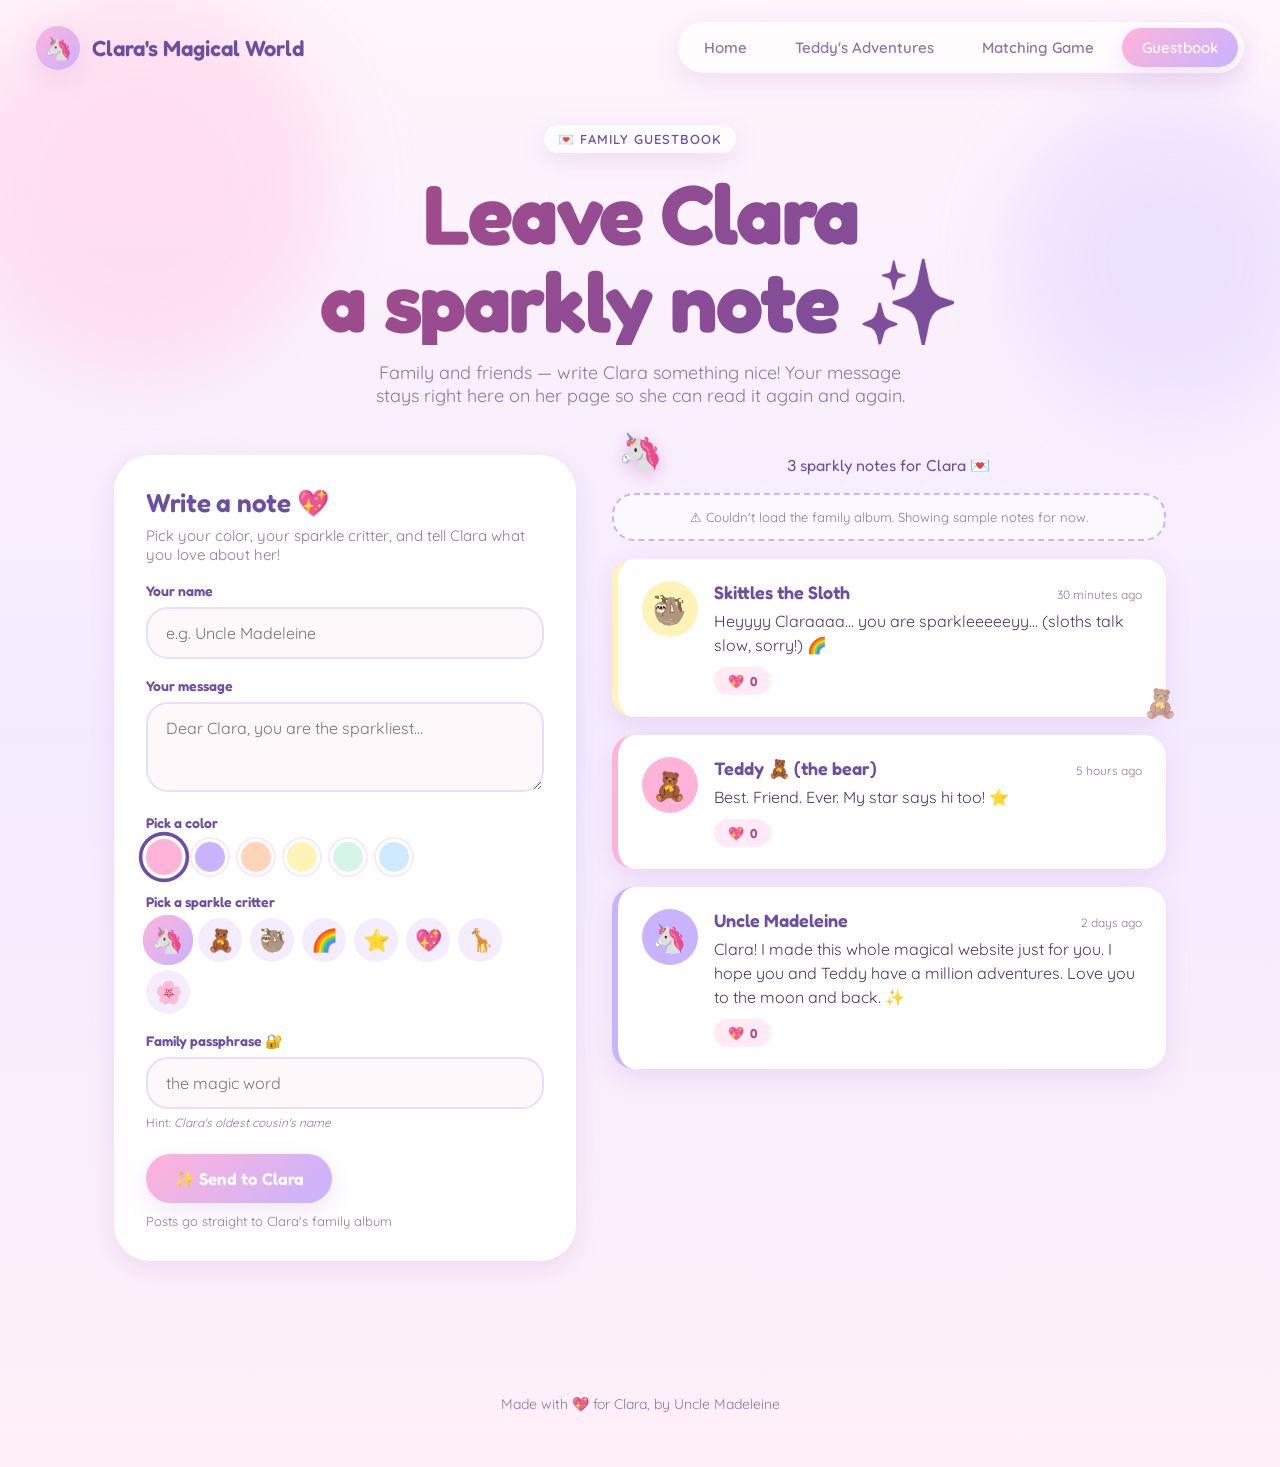
<file: guestbook.html>
<!DOCTYPE html>
<html lang="en">
<head>
<meta charset="UTF-8" />
<title>Guestbook · Clara's Magical World</title>
<meta name="viewport" content="width=device-width, initial-scale=1" />
<link rel="stylesheet" href="styles.css" />
<style>
.gb-header { text-align: center; padding: 30px 24px 30px; position: relative; }
.gb-header .blob1 { width: 380px; height: 380px; background: var(--cotton); top: -100px; left: -50px; }
.gb-header .blob2 { width: 320px; height: 320px; background: var(--lavender); top: 0; right: -50px; }

.gb-layout {
  display: grid;
  grid-template-columns: 1fr 1.2fr;
  gap: 36px;
  max-width: 1100px;
  margin: 0 auto 60px;
  padding: 0 24px;
  align-items: start;
}
@media (max-width: 800px) { .gb-layout { grid-template-columns: 1fr; } }

.gb-form-card {
  background: white;
  border-radius: var(--r-lg);
  padding: 32px;
  box-shadow: var(--shadow-soft);
  position: sticky;
  top: 24px;
}
.gb-form-card h2 { font-size: 26px; color: var(--lavender-ink); }
.gb-form-card p.lead { color: var(--ink-soft); font-size: 15px; margin-top: 8px; }

.field { margin-top: 18px; }
.field label {
  display: block;
  font-family: 'Fredoka', sans-serif;
  font-weight: 600;
  font-size: 14px;
  color: var(--lavender-ink);
  margin-bottom: 8px;
}
.field input, .field textarea {
  width: 100%;
  font-family: 'Quicksand', sans-serif;
  font-size: 16px;
  padding: 14px 18px;
  border: 2px solid var(--lavender);
  border-radius: var(--r-md);
  background: #fff8fb;
  color: var(--ink);
  outline: none;
  transition: border-color 200ms, box-shadow 200ms;
  resize: vertical;
}
.field input:focus, .field textarea:focus {
  border-color: var(--cotton-deep);
  box-shadow: 0 0 0 4px rgba(255, 179, 217, 0.25);
}
.field textarea { min-height: 90px; }

.color-row {
  display: flex; gap: 10px; margin-top: 8px; flex-wrap: wrap;
}
.color-pick {
  width: 36px; height: 36px;
  border-radius: 50%;
  cursor: pointer;
  border: 3px solid white;
  box-shadow: 0 0 0 2px rgba(180,120,200,0.15);
  transition: transform 150ms, box-shadow 150ms;
}
.color-pick:hover { transform: scale(1.15); }
.color-pick.selected {
  transform: scale(1.2);
  box-shadow: 0 0 0 3px var(--lavender-ink);
}

.icon-row {
  display: flex; gap: 8px; margin-top: 8px; flex-wrap: wrap;
}
.icon-pick {
  width: 44px; height: 44px;
  border-radius: 50%;
  display: grid; place-items: center;
  font-size: 22px;
  background: rgba(232, 220, 255, 0.5);
  cursor: pointer;
  transition: all 150ms;
}
.icon-pick:hover { transform: scale(1.15); background: var(--lavender); }
.icon-pick.selected { background: linear-gradient(135deg, var(--cotton-deep), var(--lavender-deep)); transform: scale(1.15); }

.submit-row { margin-top: 24px; display: flex; gap: 10px; align-items: center; flex-wrap: wrap;}

.gb-list { display: flex; flex-direction: column; gap: 18px; }
.gb-empty {
  text-align: center;
  padding: 60px 24px;
  color: var(--ink-soft);
  background: rgba(255,255,255,0.5);
  border-radius: var(--r-lg);
  border: 3px dashed var(--lavender-deep);
}
.gb-empty .big { font-size: 60px; margin-bottom: 12px; display: block; }

.gb-msg {
  background: white;
  border-radius: var(--r-md);
  padding: 22px 24px;
  box-shadow: var(--shadow-soft);
  position: relative;
  display: grid;
  grid-template-columns: 56px 1fr;
  gap: 16px;
  animation: msg-pop 400ms cubic-bezier(.34,1.56,.64,1);
  border-left: 6px solid var(--cotton-deep);
}
@keyframes msg-pop {
  from { opacity: 0; transform: translateY(8px) scale(0.97); }
  to   { opacity: 1; transform: translateY(0) scale(1); }
}
.gb-msg .avatar {
  width: 56px; height: 56px;
  border-radius: 50%;
  display: grid; place-items: center;
  font-size: 28px;
}
.gb-msg .meta {
  display: flex; justify-content: space-between; align-items: baseline;
  flex-wrap: wrap; gap: 8px;
}
.gb-msg .name {
  font-family: 'Fredoka', sans-serif;
  font-weight: 600;
  font-size: 18px;
  color: var(--lavender-ink);
}
.gb-msg .when {
  font-size: 12px;
  color: var(--ink-soft);
}
.gb-msg .body {
  margin-top: 6px;
  font-size: 16px;
  line-height: 1.5;
  color: var(--ink);
  text-wrap: pretty;
}
.gb-msg .heart-btn {
  margin-top: 10px;
  display: inline-flex; align-items: center; gap: 6px;
  background: rgba(255, 214, 236, 0.5);
  color: var(--cotton-ink);
  padding: 6px 14px;
  border-radius: var(--r-pill);
  font-weight: 600;
  font-size: 13px;
  font-family: 'Fredoka', sans-serif;
  transition: transform 120ms, background 200ms;
}
.gb-msg .heart-btn:hover { background: var(--cotton); transform: scale(1.05); }
.gb-msg .heart-btn.liked { background: linear-gradient(135deg, var(--cotton-deep), var(--lavender-deep)); color: white; }

.gb-count {
  text-align: center;
  font-family: 'Fredoka', sans-serif;
  color: var(--lavender-ink);
  font-size: 16px;
  margin-bottom: 18px;
}

.seed-banner {
  background: rgba(255,255,255,0.6);
  border: 2px dashed var(--lavender-deep);
  padding: 14px 18px;
  border-radius: var(--r-md);
  font-size: 13px;
  color: var(--ink-soft);
  margin-bottom: 18px;
  text-align: center;
}
.seed-banner button {
  margin-left: 8px;
  background: none;
  color: var(--cotton-ink);
  font-weight: 600;
  text-decoration: underline;
  font-size: 13px;
}
</style>
</head>
<body>

<nav class="nav">
  <a href="index.html" class="nav-brand">
    <span class="nav-brand-icon">🦄</span>
    <span>Clara's Magical World</span>
  </a>
  <div class="nav-links">
    <a href="index.html" class="nav-link">Home</a>
    <a href="adventures.html" class="nav-link">Teddy's Adventures</a>
    <a href="memory.html" class="nav-link">Matching Game</a>
    <a href="guestbook.html" class="nav-link active">Guestbook</a>
  </div>
</nav>

<header class="gb-header">
  <div class="cloud-blob blob1"></div>
  <div class="cloud-blob blob2"></div>
  <div class="container">
    <span class="eyebrow">💌 Family Guestbook</span>
    <h1 class="h-display" style="margin-top: 16px;">Leave Clara<br>a sparkly note ✨</h1>
    <p style="font-size: 18px; color: var(--ink-soft); margin-top: 16px; max-width: 540px; margin-left: auto; margin-right: auto; text-wrap: pretty;">
      Family and friends — write Clara something nice! Your message stays right here on her page so she can read it again and again.
    </p>
  </div>
</header>

<section class="gb-layout">
  <!-- Form -->
  <div class="gb-form-card">
    <h2>Write a note 💖</h2>
    <p class="lead">Pick your color, your sparkle critter, and tell Clara what you love about her!</p>

    <div class="field">
      <label for="gbName">Your name</label>
      <input id="gbName" type="text" placeholder="e.g. Uncle Madeleine" maxlength="40" />
    </div>

    <div class="field">
      <label for="gbMessage">Your message</label>
      <textarea id="gbMessage" placeholder="Dear Clara, you are the sparkliest…" maxlength="400"></textarea>
    </div>

    <div class="field">
      <label>Pick a color</label>
      <div class="color-row" id="colorRow">
        <div class="color-pick selected" data-color="#ffb3d9" style="background:#ffb3d9"></div>
        <div class="color-pick" data-color="#c8b3ff" style="background:#c8b3ff"></div>
        <div class="color-pick" data-color="#ffd4b8" style="background:#ffd4b8"></div>
        <div class="color-pick" data-color="#fff3b8" style="background:#fff3b8"></div>
        <div class="color-pick" data-color="#d4f5e8" style="background:#d4f5e8"></div>
        <div class="color-pick" data-color="#cfe9ff" style="background:#cfe9ff"></div>
      </div>
    </div>

    <div class="field">
      <label>Pick a sparkle critter</label>
      <div class="icon-row" id="iconRow">
        <div class="icon-pick selected" data-icon="🦄">🦄</div>
        <div class="icon-pick" data-icon="🧸">🧸</div>
        <div class="icon-pick" data-icon="🦥">🦥</div>
        <div class="icon-pick" data-icon="🌈">🌈</div>
        <div class="icon-pick" data-icon="⭐">⭐</div>
        <div class="icon-pick" data-icon="💖">💖</div>
        <div class="icon-pick" data-icon="🦒">🦒</div>
        <div class="icon-pick" data-icon="🌸">🌸</div>
      </div>
    </div>

    <div class="field">
      <label for="gbPassphrase">Family passphrase 🔐</label>
      <input id="gbPassphrase" type="password" placeholder="the magic word" maxlength="60" autocomplete="off" />
      <div style="font-size: 12px; color: var(--ink-soft); margin-top: 6px;">
        Hint: <em>Clara's oldest cousin's name</em>
      </div>
    </div>

    <div class="submit-row">
      <button class="btn btn-primary" id="submitBtn">✨ Send to Clara</button>
      <span id="formHint" style="font-size: 13px; color: var(--ink-soft);">Posts go straight to Clara's family album</span>
    </div>
  </div>

  <!-- List -->
  <div>
    <div class="gb-count" id="gbCount"></div>
    <div class="seed-banner" id="seedBanner">
      📝 Loading the family album…
    </div>
    <div class="gb-list" id="gbList"></div>
  </div>
</section>

<footer class="footer">
  <p>Made with <span class="footer-heart">💖</span> for Clara, by Uncle Madeleine</p>
</footer>

<script src="magic.js"></script>
<script>
// =====================================================================
// Google Sheets backend wiring
// =====================================================================
// Paste your Apps Script Web App URL below to switch from local storage
// to the family-shared Google Sheet. Until then, the guestbook saves
// notes in this browser only (good for previewing).
const SHEETS_URL = 'https://script.google.com/macros/s/AKfycbxCsnYFaraL8thAYF5MrZAxJn8rieagEcXPUxa2KBT0V9EQnWZtNZ1k4NfqplVGYTMx/exec';
// =====================================================================

const USE_SHEETS = SHEETS_URL && /^https:\/\/script\.google\.com\//.test(SHEETS_URL);
const STORAGE_KEY = 'clara-guestbook-v1';
const LIKES_KEY = 'clara-guestbook-likes-v1';

const SEED = [
  { name: 'Uncle Madeleine', color: '#c8b3ff', icon: '🦄', body: "Clara! I made this whole magical website just for you. I hope you and Teddy have a million adventures. Love you to the moon and back. ✨", ts: Date.now() - 1000*60*60*24*2 },
  { name: 'Teddy 🧸 (the bear)', color: '#ffb3d9', icon: '🧸', body: "Best. Friend. Ever. My star says hi too! ⭐", ts: Date.now() - 1000*60*60*5 },
  { name: 'Skittles the Sloth', color: '#fff3b8', icon: '🦥', body: "Heyyyy Claraaaa… you are sparkleeeeeyy… (sloths talk slow, sorry!) 🌈", ts: Date.now() - 1000*60*30 },
];

// Likes are tracked locally per-device — the sheet doesn't store them.
function loadLikes() {
  try { return JSON.parse(localStorage.getItem(LIKES_KEY)) || {}; }
  catch (e) { return {}; }
}
function saveLikes(map) {
  try { localStorage.setItem(LIKES_KEY, JSON.stringify(map)); } catch (e) {}
}

function localLoad() {
  try {
    const raw = localStorage.getItem(STORAGE_KEY);
    if (!raw) return [...SEED];
    return JSON.parse(raw);
  } catch (e) { return [...SEED]; }
}
function localSave(msgs) {
  try { localStorage.setItem(STORAGE_KEY, JSON.stringify(msgs)); } catch (e) {}
}

async function fetchFromSheets() {
  const r = await fetch(SHEETS_URL);
  const data = await r.json();
  return (Array.isArray(data) ? data : []).map(row => {
    const [icon, color] = String(row.sparkles || '🦄|#c8b3ff').split('|');
    const tsMs = row.timestamp ? new Date(row.timestamp).getTime() : Date.now();
    return {
      id: tsMs, // use timestamp ms as the stable id (server agrees)
      name: row.name,
      body: row.message,
      icon: icon || '🦄',
      color: color || '#c8b3ff',
      ts: tsMs,
      likes: Number(row.likes) || 0,
      remote: true,
    };
  });
}

async function postToSheets(payload) {
  // Apps Script accepts simple POST; mode:'no-cors' avoids CORS preflight.
  // We can't read the response, so we re-fetch the list to confirm.
  await fetch(SHEETS_URL, {
    method: 'POST',
    mode: 'no-cors',
    headers: { 'Content-Type': 'text/plain;charset=utf-8' },
    body: JSON.stringify(payload),
  });
}

async function postLike(id, unlike) {
  // Fire-and-forget with no-cors (Apps Script redirects break CORS reads).
  // We re-fetch the full list afterward to get the real server count.
  await fetch(SHEETS_URL, {
    method: 'POST',
    mode: 'no-cors',
    headers: { 'Content-Type': 'text/plain;charset=utf-8' },
    body: JSON.stringify({ action: 'like', id, unlike: !!unlike }),
  });
}

let messages = [];
const likes = loadLikes();

const list = document.getElementById('gbList');
const count = document.getElementById('gbCount');
const banner = document.getElementById('seedBanner');

function timeAgo(ts) {
  const sec = Math.floor((Date.now() - ts) / 1000);
  if (sec < 60) return 'just now';
  const min = Math.floor(sec / 60);
  if (min < 60) return min + (min === 1 ? ' minute ago' : ' minutes ago');
  const hr = Math.floor(min / 60);
  if (hr < 24) return hr + (hr === 1 ? ' hour ago' : ' hours ago');
  const d = Math.floor(hr / 24);
  return d + (d === 1 ? ' day ago' : ' days ago');
}

function msgKey(m) { return m.id || (m.ts + '-' + m.name); }

function render() {
  list.innerHTML = '';
  count.textContent = `${messages.length} sparkly note${messages.length === 1 ? '' : 's'} for Clara 💌`;
  const sorted = [...messages].sort((a, b) => b.ts - a.ts);
  sorted.forEach((m) => {
    const key = msgKey(m);
    const liked = !!likes[key];
    const total = (m.likes || 0);
    const el = document.createElement('div');
    el.className = 'gb-msg';
    el.style.borderLeftColor = m.color;
    el.innerHTML = `
      <div class="avatar" style="background: ${m.color}">${m.icon}</div>
      <div>
        <div class="meta">
          <span class="name">${escapeHtml(m.name)}</span>
          <span class="when">${timeAgo(m.ts)}</span>
        </div>
        <div class="body">${escapeHtml(m.body)}</div>
        <button class="heart-btn ${liked ? 'liked' : ''}" data-key="${key}" data-id="${m.id}" ${m.remote ? '' : 'data-local="1"'}>
          💖 <span>${total}</span>
        </button>
      </div>
    `;
    list.appendChild(el);
  });

  list.querySelectorAll('.heart-btn').forEach(btn => {
    btn.addEventListener('click', async (e) => {
      e.stopPropagation();
      const key = btn.dataset.key;
      const id = btn.dataset.id;
      const isLocal = btn.dataset.local === '1';
      const wasLiked = !!likes[key];
      const willLike = !wasLiked;

      // Optimistic UI update only — flip the heart and bump the count by 1.
      // The server is authoritative; we'll reconcile when it responds.
      likes[key] = willLike;
      saveLikes(likes);
      const m = messages.find(x => msgKey(x) === key);
      if (m) m.likes = Math.max(0, (m.likes || 0) + (willLike ? 1 : -1));
      render();

      if (willLike) {
        const r = btn.getBoundingClientRect();
        if (window.MagicSparkle) MagicSparkle.burstAt(r.left + r.width/2, r.top + r.height/2, 8);
      }

      // Send to sheet, then re-fetch to get real server counts
      if (USE_SHEETS && !isLocal) {
        await postLike(id, !willLike);
        try {
          await new Promise(r => setTimeout(r, 800));
          const fresh = await fetchFromSheets();
          if (fresh.length) { messages = fresh; render(); }
        } catch (e) { /* optimistic count stays */ }
      }
    });
  });
}

function escapeHtml(s) {
  return String(s).replace(/[&<>"']/g, (c) => ({
    '&':'&amp;','<':'&lt;','>':'&gt;','"':'&quot;',"'":'&#39;'
  })[c]);
}

// color + icon picking
let selColor = '#ffb3d9';
let selIcon = '🦄';
document.getElementById('colorRow').addEventListener('click', (e) => {
  const el = e.target.closest('.color-pick');
  if (!el) return;
  e.stopPropagation();
  selColor = el.dataset.color;
  document.querySelectorAll('#colorRow .color-pick').forEach(x => x.classList.toggle('selected', x === el));
});
document.getElementById('iconRow').addEventListener('click', (e) => {
  const el = e.target.closest('.icon-pick');
  if (!el) return;
  e.stopPropagation();
  selIcon = el.dataset.icon;
  document.querySelectorAll('#iconRow .icon-pick').forEach(x => x.classList.toggle('selected', x === el));
});

function setHint(text, color) {
  const h = document.getElementById('formHint');
  h.textContent = text;
  h.style.color = color || 'var(--ink-soft)';
}

function celebrate(target) {
  const r = target.getBoundingClientRect();
  if (window.MagicSparkle) {
    for (let i = 0; i < 24; i++) {
      setTimeout(() => MagicSparkle.spawnSparkle(
        r.left + r.width/2 + (Math.random()-0.5)*40,
        r.top + r.height/2 + (Math.random()-0.5)*40
      ), i * 30);
    }
  }
}

document.getElementById('submitBtn').addEventListener('click', async (e) => {
  e.stopPropagation();
  const btn = document.getElementById('submitBtn');
  const name = document.getElementById('gbName').value.trim();
  const body = document.getElementById('gbMessage').value.trim();
  const passphrase = document.getElementById('gbPassphrase').value.trim();

  if (!name || !body) {
    setHint('Add your name AND a message first!', '#b54a82');
    return;
  }
  if (USE_SHEETS && !passphrase) {
    setHint('You need the family passphrase to post ✨', '#b54a82');
    return;
  }

  if (!USE_SHEETS) {
    // Preview mode — saves locally, no passphrase check.
    const newMsg = { name, body, color: selColor, icon: selIcon, ts: Date.now(), id: Date.now()+'-'+name };
    const all = localLoad();
    all.push(newMsg);
    localSave(all);
    messages = all;
    render();
    document.getElementById('gbName').value = '';
    document.getElementById('gbMessage').value = '';
    setHint('✨ Saved (preview mode — wire up the sheet to share with family)', 'var(--lavender-ink)');
    celebrate(e.target);
    return;
  }

  // Sheets path
  btn.disabled = true;
  setHint('Sending…');
  try {
    const sparkles = `${selIcon}|${selColor}`;
    await postToSheets({ name, message: body, sparkles, passphrase });

    // Re-fetch to verify the message landed (passphrase may have been wrong).
    const before = messages.length;
    let arrived = false;
    for (let i = 0; i < 4 && !arrived; i++) {
      await new Promise(r => setTimeout(r, 600));
      try {
        const fresh = await fetchFromSheets();
        if (fresh.length > before || fresh.some(m => m.body === body && m.name === name && Date.now() - m.ts < 60000)) {
          messages = fresh;
          arrived = true;
        }
      } catch (err) { /* try again */ }
    }

    if (arrived) {
      render();
      document.getElementById('gbName').value = '';
      document.getElementById('gbMessage').value = '';
      document.getElementById('gbPassphrase').value = '';
      setHint('✨ Sent! Clara is going to love it.', 'var(--lavender-ink)');
      celebrate(e.target);
    } else {
      setHint("Hmm, that doesn't match — ask Uncle Madeleine for the magic words ✨", '#b54a82');
    }
  } catch (err) {
    setHint("Couldn't reach the family album. Try again in a moment?", '#b54a82');
  } finally {
    btn.disabled = false;
  }
});

// initial load
(async function init() {
  if (!USE_SHEETS) {
    messages = localLoad();
    banner.innerHTML = '📝 <strong>Preview mode</strong> — notes are saved in this browser only. Add your <code>SHEETS_URL</code> in <code>guestbook.html</code> to share with family.';
    // Hide passphrase field in preview mode
    const ppField = document.getElementById('gbPassphrase').closest('.field');
    if (ppField) ppField.style.display = 'none';
    render();
    return;
  }
  banner.style.display = 'none';
  try {
    messages = await fetchFromSheets();
    if (messages.length === 0) messages = [...SEED];
    render();
  } catch (err) {
    banner.style.display = '';
    banner.innerHTML = "⚠️ Couldn't load the family album. Showing sample notes for now.";
    messages = [...SEED];
    render();
  }
})();
</script>
</body>
</html>
</file>
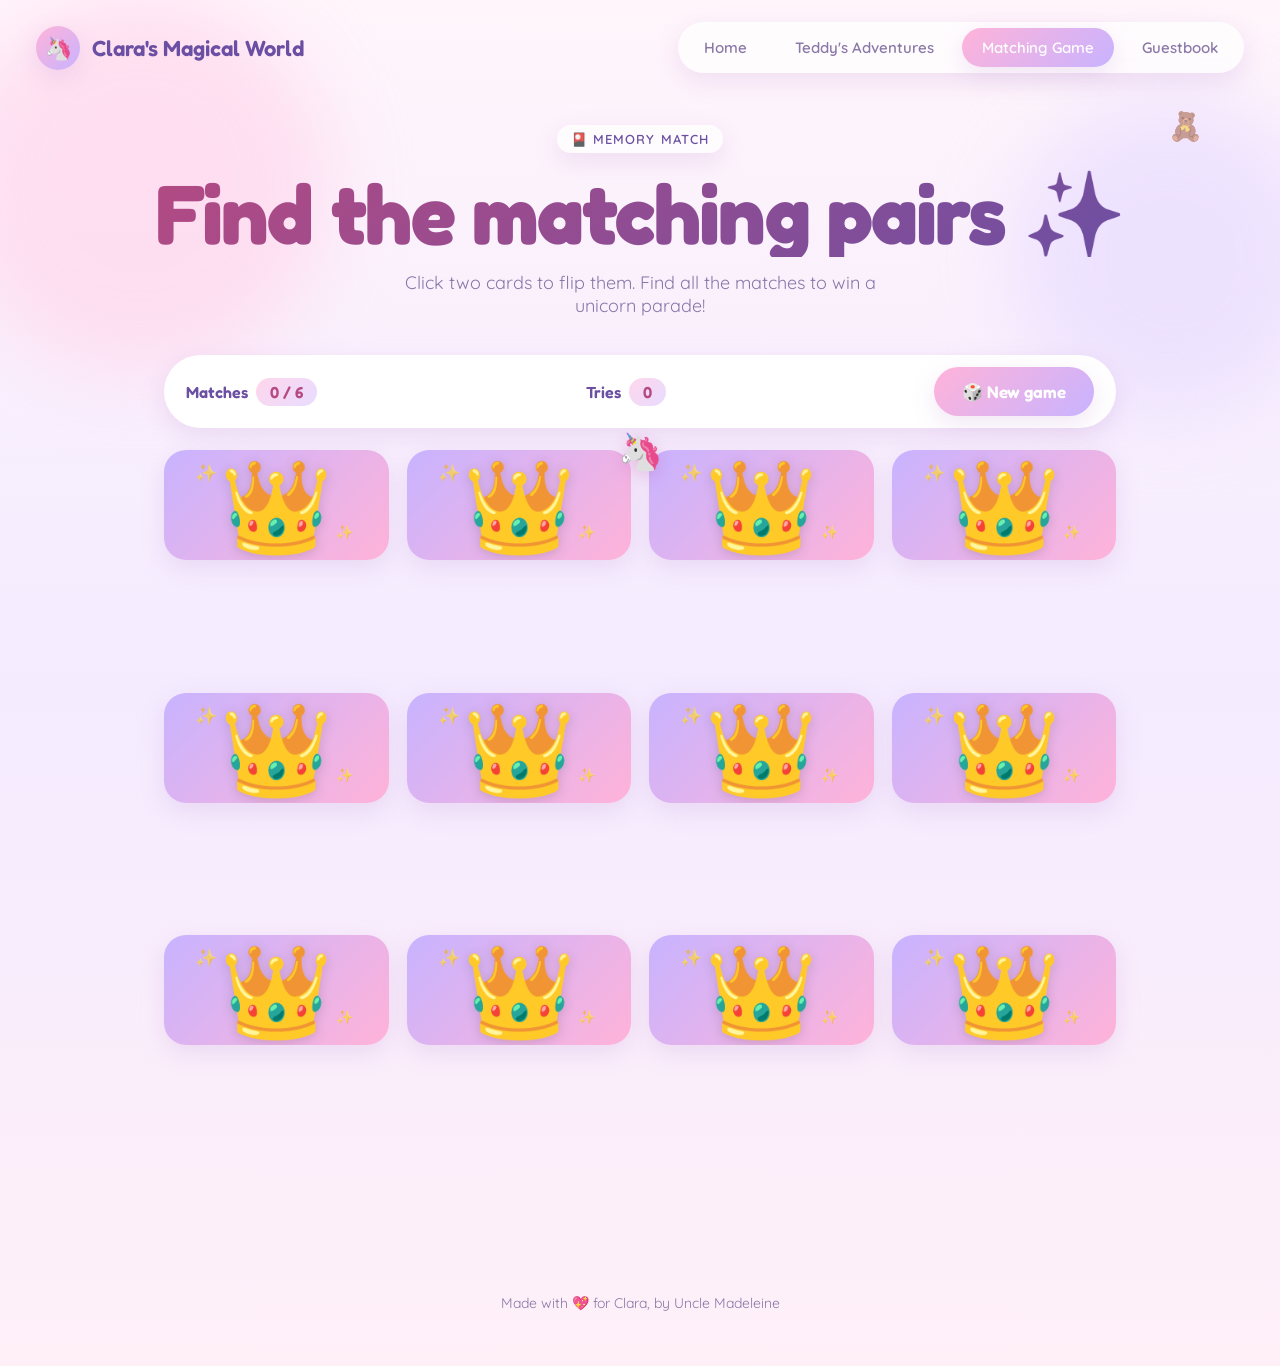
<file: memory.html>
<!DOCTYPE html>
<html lang="en">
<head>
<meta charset="UTF-8" />
<title>Matching Game · Clara's Magical World</title>
<meta name="viewport" content="width=device-width, initial-scale=1" />
<link rel="stylesheet" href="styles.css" />
<style>
.mg-header { text-align: center; padding: 30px 24px 20px; position: relative; }
.mg-header .blob1 { width: 380px; height: 380px; background: var(--cotton); top: -100px; left: -50px; }
.mg-header .blob2 { width: 320px; height: 320px; background: var(--lavender); top: 0; right: -50px; }

.mg-stage {
  max-width: 1000px;
  margin: 0 auto 60px;
  padding: 0 24px;
  position: relative;
  z-index: 2;
}

.mg-toolbar {
  display: flex;
  justify-content: space-between;
  align-items: center;
  flex-wrap: wrap;
  gap: 14px;
  background: white;
  border-radius: var(--r-pill);
  padding: 12px 22px;
  box-shadow: var(--shadow-soft);
  margin-bottom: 22px;
}
.mg-stat {
  display: flex; align-items: center; gap: 8px;
  font-family: 'Fredoka', sans-serif;
  font-weight: 600;
  color: var(--lavender-ink);
  font-size: 16px;
}
.mg-stat .num {
  background: linear-gradient(135deg, var(--cotton), var(--lavender));
  color: var(--cotton-ink);
  padding: 4px 14px;
  border-radius: var(--r-pill);
  min-width: 36px;
  text-align: center;
  font-variant-numeric: tabular-nums;
}

.mg-grid {
  display: grid;
  grid-template-columns: repeat(4, 1fr);
  gap: 18px;
  perspective: 1200px;
}
@media (max-width: 640px) {
  .mg-grid { grid-template-columns: repeat(3, 1fr); gap: 12px; }
}

.mg-card {
  aspect-ratio: 1;
  position: relative;
  cursor: pointer;
  transform-style: preserve-3d;
  transition: transform 500ms cubic-bezier(.34,1.56,.64,1);
  border-radius: var(--r-md);
}
.mg-card.flipped, .mg-card.matched { transform: rotateY(180deg); }
.mg-card.matched { cursor: default; }
.mg-card.shake { animation: card-shake 400ms ease-in-out; }
@keyframes card-shake {
  0%, 100% { transform: rotateY(180deg) translateX(0); }
  25% { transform: rotateY(180deg) translateX(-6px); }
  75% { transform: rotateY(180deg) translateX(6px); }
}

.mg-face {
  position: absolute;
  inset: 0;
  border-radius: var(--r-md);
  display: grid; place-items: center;
  backface-visibility: hidden;
  -webkit-backface-visibility: hidden;
  box-shadow: var(--shadow-soft);
  user-select: none;
}
.mg-back {
  background: linear-gradient(135deg, var(--lavender-deep), var(--cotton-deep));
  color: white;
  font-family: 'Fredoka', sans-serif;
  font-size: 38px;
  position: relative;
  overflow: hidden;
}
.mg-back::before {
  content: '✨';
  position: absolute;
  font-size: 18px;
  top: 10%; left: 14%;
  opacity: 0.7;
  animation: twinkle 2.4s ease-in-out infinite;
}
.mg-back::after {
  content: '✨';
  position: absolute;
  font-size: 14px;
  bottom: 18%; right: 16%;
  opacity: 0.7;
  animation: twinkle 2.4s ease-in-out infinite 0.8s;
}
@keyframes twinkle {
  0%, 100% { opacity: 0.4; transform: scale(0.8); }
  50%      { opacity: 1; transform: scale(1.2); }
}
.mg-back .crown { font-size: 90px; filter: drop-shadow(0 2px 6px rgba(0,0,0,0.15)); }

.mg-front {
  background: white;
  transform: rotateY(180deg);
  font-size: 90px;
  border: 3px solid var(--cream);
}
@media (max-width: 540px) {
  .mg-back .crown, .mg-front { font-size: 64px; }
}

.mg-card.matched .mg-front {
  border-color: var(--cotton-deep);
  background: linear-gradient(135deg, #fff, var(--cotton));
  animation: matched-pop 600ms cubic-bezier(.34,1.56,.64,1);
}
@keyframes matched-pop {
  0%   { transform: rotateY(180deg) scale(1); }
  40%  { transform: rotateY(180deg) scale(1.12); }
  100% { transform: rotateY(180deg) scale(1); }
}

.mg-card:not(.flipped):not(.matched):hover {
  transform: scale(1.04);
  transition: transform 200ms;
}

/* Win overlay */
.mg-win {
  position: fixed;
  inset: 0;
  background: rgba(75, 50, 110, 0.55);
  display: none;
  align-items: center;
  justify-content: center;
  z-index: 1000;
  padding: 24px;
  backdrop-filter: blur(6px);
}
.mg-win.show { display: flex; animation: fade-in 300ms ease-out; }
@keyframes fade-in { from { opacity: 0; } to { opacity: 1; } }

.mg-win-card {
  background: white;
  border-radius: var(--r-lg);
  padding: 40px 36px;
  max-width: 440px;
  text-align: center;
  box-shadow: var(--shadow-pop);
  animation: win-pop 600ms cubic-bezier(.34,1.56,.64,1);
  position: relative;
}
@keyframes win-pop {
  from { opacity: 0; transform: scale(0.7) translateY(20px); }
  to   { opacity: 1; transform: scale(1) translateY(0); }
}
.mg-win-card h2 {
  font-size: 36px;
  color: var(--lavender-ink);
  margin-bottom: 8px;
}
.mg-win-card .crown {
  font-size: 80px;
  display: block;
  margin-bottom: 4px;
  animation: crown-spin 2s ease-in-out infinite;
}
@keyframes crown-spin {
  0%, 100% { transform: rotate(-8deg); }
  50%      { transform: rotate(8deg); }
}
.mg-win-card p { color: var(--ink-soft); font-size: 17px; margin: 8px 0 24px; }
.mg-win-card .stats {
  display: flex; justify-content: center; gap: 24px;
  margin: 18px 0 24px;
  font-family: 'Fredoka', sans-serif;
}
.mg-win-card .stat .label { display: block; font-size: 12px; color: var(--ink-soft); text-transform: uppercase; letter-spacing: 0.05em; }
.mg-win-card .stat .val { font-size: 28px; color: var(--cotton-ink); font-weight: 600; }

/* Unicorn parade across the screen */
.mg-parade {
  position: fixed;
  pointer-events: none;
  z-index: 1001;
  font-size: 60px;
  animation: parade 4s linear forwards;
  bottom: 100px;
}
@keyframes parade {
  from { transform: translateX(-100px); }
  to   { transform: translateX(calc(100vw + 100px)); }
}
</style>
</head>
<body>

<nav class="nav">
  <a href="index.html" class="nav-brand">
    <span class="nav-brand-icon">🦄</span>
    <span>Clara's Magical World</span>
  </a>
  <div class="nav-links">
    <a href="index.html" class="nav-link">Home</a>
    <a href="adventures.html" class="nav-link">Teddy's Adventures</a>
    <a href="memory.html" class="nav-link active">Matching Game</a>
    <a href="guestbook.html" class="nav-link">Guestbook</a>
  </div>
</nav>

<header class="mg-header">
  <div class="cloud-blob blob1"></div>
  <div class="cloud-blob blob2"></div>
  <div class="container">
    <span class="eyebrow">🎴 Memory Match</span>
    <h1 class="h-display" style="margin-top: 16px;">Find the matching pairs ✨</h1>
    <p style="font-size: 18px; color: var(--ink-soft); margin-top: 14px; max-width: 520px; margin-left: auto; margin-right: auto;">
      Click two cards to flip them. Find all the matches to win a unicorn parade!
    </p>
  </div>
</header>

<section class="mg-stage">
  <div class="mg-toolbar">
    <div class="mg-stat">Matches <span class="num" id="matchesNum">0 / 6</span></div>
    <div class="mg-stat">Tries <span class="num" id="triesNum">0</span></div>
    <button class="btn btn-primary" id="newGameBtn">🎲 New game</button>
  </div>

  <div class="mg-grid" id="grid"></div>
</section>

<div class="mg-win" id="winOverlay">
  <div class="mg-win-card">
    <span class="crown">👑</span>
    <h2>You did it, Clara!</h2>
    <p id="winMsg">All the friends are matched up! ✨</p>
    <div class="stats">
      <div class="stat"><span class="label">Tries</span><span class="val" id="winTries">0</span></div>
      <div class="stat"><span class="label">Time</span><span class="val" id="winTime">0s</span></div>
    </div>
    <button class="btn btn-primary" id="winNewBtn">🎲 Play again</button>
  </div>
</div>

<footer class="footer">
  <p>Made with <span class="footer-heart">💖</span> for Clara, by Uncle Madeleine</p>
</footer>

<script src="magic.js"></script>
<script>
const CHARACTERS = [
  { emoji: '🦄', name: 'Unicorn' },
  { emoji: '🧸', name: 'Teddy' },
  { emoji: '🦥', name: 'Rainbow Sloth' },
  { emoji: '🦒', name: 'Giraffe' },
  { emoji: '⭐', name: 'Star' },
  { emoji: '🌈', name: 'Rainbow' },
];

const grid = document.getElementById('grid');
const matchesNum = document.getElementById('matchesNum');
const triesNum = document.getElementById('triesNum');
const winOverlay = document.getElementById('winOverlay');
const winTries = document.getElementById('winTries');
const winTime = document.getElementById('winTime');
const winMsg = document.getElementById('winMsg');

let firstPick = null;
let lock = false;
let matches = 0;
let tries = 0;
let startTime = 0;

function shuffle(arr) {
  const a = [...arr];
  for (let i = a.length - 1; i > 0; i--) {
    const j = Math.floor(Math.random() * (i + 1));
    [a[i], a[j]] = [a[j], a[i]];
  }
  return a;
}

function newGame() {
  firstPick = null;
  lock = false;
  matches = 0;
  tries = 0;
  startTime = Date.now();
  matchesNum.textContent = `0 / ${CHARACTERS.length}`;
  triesNum.textContent = '0';
  winOverlay.classList.remove('show');

  const deck = shuffle([...CHARACTERS, ...CHARACTERS]);
  grid.innerHTML = '';
  deck.forEach((c, i) => {
    const card = document.createElement('div');
    card.className = 'mg-card';
    card.dataset.emoji = c.emoji;
    card.dataset.idx = i;
    card.innerHTML = `
      <div class="mg-face mg-back"><span class="crown">👑</span></div>
      <div class="mg-face mg-front">${c.emoji}</div>
    `;
    card.addEventListener('click', () => onPick(card));
    grid.appendChild(card);
  });
}

function onPick(card) {
  if (lock) return;
  if (card.classList.contains('flipped') || card.classList.contains('matched')) return;

  card.classList.add('flipped');

  // Tiny sparkle on flip
  const r = card.getBoundingClientRect();
  if (window.MagicSparkle) MagicSparkle.spawnSparkle(r.left + r.width/2, r.top + r.height*0.3);

  if (!firstPick) {
    firstPick = card;
    return;
  }

  // Second pick
  tries++;
  triesNum.textContent = String(tries);

  if (firstPick.dataset.emoji === card.dataset.emoji) {
    // Match!
    const a = firstPick, b = card;
    firstPick = null;
    setTimeout(() => {
      a.classList.add('matched');
      b.classList.add('matched');
      const ra = a.getBoundingClientRect();
      const rb = b.getBoundingClientRect();
      if (window.MagicSparkle) {
        MagicSparkle.burstAt(ra.left + ra.width/2, ra.top + ra.height/2, 8);
        MagicSparkle.burstAt(rb.left + rb.width/2, rb.top + rb.height/2, 8);
      }
      matches++;
      matchesNum.textContent = `${matches} / ${CHARACTERS.length}`;
      if (matches === CHARACTERS.length) {
        setTimeout(showWin, 700);
      }
    }, 350);
  } else {
    // No match — shake then flip back
    lock = true;
    const a = firstPick, b = card;
    firstPick = null;
    setTimeout(() => {
      a.classList.add('shake');
      b.classList.add('shake');
    }, 350);
    setTimeout(() => {
      a.classList.remove('flipped', 'shake');
      b.classList.remove('flipped', 'shake');
      lock = false;
    }, 1000);
  }
}

function showWin() {
  const elapsed = Math.round((Date.now() - startTime) / 1000);
  winTries.textContent = String(tries);
  winTime.textContent = elapsed + 's';

  // Pick a fun message based on tries
  if (tries <= 8) winMsg.textContent = "WOW! Sparkle genius! ✨🦄";
  else if (tries <= 12) winMsg.textContent = "Amazing memory, Clara! 🌈";
  else winMsg.textContent = "All matched up! Great job! 💖";

  winOverlay.classList.add('show');

  // Unicorn parade!
  const parade = ['🦄', '🌈', '🦄', '⭐', '🦥', '🧸', '🦒', '🦄', '✨', '🌈'];
  parade.forEach((emoji, i) => {
    setTimeout(() => {
      const el = document.createElement('div');
      el.className = 'mg-parade';
      el.textContent = emoji;
      el.style.bottom = (60 + Math.random() * 200) + 'px';
      el.style.animationDuration = (3 + Math.random() * 2) + 's';
      el.style.fontSize = (40 + Math.random() * 40) + 'px';
      document.body.appendChild(el);
      setTimeout(() => el.remove(), 6000);
    }, i * 250);
  });

  // Big sparkle burst
  if (window.MagicSparkle) {
    for (let i = 0; i < 60; i++) {
      setTimeout(() => MagicSparkle.spawnSparkle(
        Math.random() * window.innerWidth,
        Math.random() * window.innerHeight * 0.7
      ), i * 40);
    }
  }
}

document.getElementById('newGameBtn').addEventListener('click', newGame);
document.getElementById('winNewBtn').addEventListener('click', newGame);

newGame();
</script>
</body>
</html>
</file>
<file: styles.css>
/* Clara's Magical World — shared styles */

@import url('https://fonts.googleapis.com/css2?family=Fredoka:wght@400;500;600;700&family=Quicksand:wght@400;500;600;700&display=swap');

:root {
  /* Pastel dreamy palette */
  --lavender: #e8dcff;
  --lavender-deep: #c8b3ff;
  --lavender-ink: #6b4fa3;
  --cotton: #ffd6ec;
  --cotton-deep: #ffb3d9;
  --cotton-ink: #b54a82;
  --cream: #fff8fb;
  --mint: #d4f5e8;
  --buttercup: #fff3b8;
  --peach: #ffd4b8;
  --skyblue: #cfe9ff;
  --ink: #4a3868;
  --ink-soft: #8a78a8;

  --rainbow-1: #ffb3d9;
  --rainbow-2: #ffd4b8;
  --rainbow-3: #fff3b8;
  --rainbow-4: #d4f5e8;
  --rainbow-5: #cfe9ff;
  --rainbow-6: #e8dcff;

  --shadow-soft: 0 8px 24px rgba(180, 120, 200, 0.18);
  --shadow-pop: 0 12px 32px rgba(180, 120, 200, 0.28);

  --r-sm: 14px;
  --r-md: 22px;
  --r-lg: 36px;
  --r-pill: 999px;
}

* { box-sizing: border-box; }

html, body {
  margin: 0;
  padding: 0;
  font-family: 'Quicksand', system-ui, sans-serif;
  color: var(--ink);
  background: linear-gradient(180deg, #fff5fb 0%, #f4ebff 50%, #fff0f8 100%);
  min-height: 100vh;
  overflow-x: hidden;
}

h1, h2, h3, h4 {
  font-family: 'Fredoka', system-ui, sans-serif;
  font-weight: 600;
  letter-spacing: -0.01em;
  margin: 0;
}

button {
  font-family: inherit;
  cursor: pointer;
  border: none;
}

a { color: var(--cotton-ink); text-decoration: none; }

/* ---------- Sparkles (click confetti) ---------- */
.sparkle {
  position: fixed;
  pointer-events: none;
  z-index: 9999;
  font-size: 22px;
  animation: sparkle-fly 900ms ease-out forwards;
  user-select: none;
}
@keyframes sparkle-fly {
  0%   { transform: translate(-50%, -50%) scale(0.4) rotate(0deg); opacity: 1; }
  60%  { opacity: 1; }
  100% { transform: translate(calc(-50% + var(--dx, 0px)), calc(-50% + var(--dy, 0px))) scale(1.2) rotate(var(--rot, 360deg)); opacity: 0; }
}

/* ---------- Cursor unicorn ---------- */
.cursor-unicorn {
  position: fixed;
  pointer-events: none;
  z-index: 9998;
  font-size: 36px;
  transform: translate(-50%, -50%);
  transition: transform 80ms ease-out;
  filter: drop-shadow(0 4px 8px rgba(200, 100, 180, 0.35));
  display: none;
}
@media (hover: hover) and (pointer: fine) {
  .cursor-unicorn { display: block; }
  body { cursor: none; }
  a, button, input, textarea { cursor: none; }
}
.cursor-trail {
  position: fixed;
  pointer-events: none;
  z-index: 9997;
  width: 10px;
  height: 10px;
  border-radius: 50%;
  transform: translate(-50%, -50%);
  animation: trail-fade 700ms ease-out forwards;
}
@keyframes trail-fade {
  from { opacity: 0.8; transform: translate(-50%, -50%) scale(1); }
  to   { opacity: 0; transform: translate(-50%, -50%) scale(0.2); }
}

/* ---------- Floating background sparkles ---------- */
.bg-sparkles {
  position: fixed;
  inset: 0;
  pointer-events: none;
  z-index: 0;
  overflow: hidden;
}
.bg-sparkle {
  position: absolute;
  font-size: 18px;
  opacity: 0.6;
  animation: float-up linear infinite;
}
@keyframes float-up {
  0%   { transform: translateY(0) rotate(0deg); opacity: 0; }
  10%  { opacity: 0.7; }
  90%  { opacity: 0.7; }
  100% { transform: translateY(-110vh) rotate(360deg); opacity: 0; }
}

/* ---------- Nav ---------- */
.nav {
  position: relative;
  z-index: 10;
  display: flex;
  align-items: center;
  justify-content: space-between;
  padding: 22px 36px;
  gap: 16px;
  flex-wrap: wrap;
}
.nav-brand {
  display: flex;
  align-items: center;
  gap: 12px;
  font-family: 'Fredoka', sans-serif;
  font-weight: 600;
  font-size: 22px;
  color: var(--lavender-ink);
}
.nav-brand-icon {
  width: 44px; height: 44px;
  border-radius: 50%;
  background: linear-gradient(135deg, var(--cotton-deep), var(--lavender-deep));
  display: grid; place-items: center;
  font-size: 22px;
  box-shadow: var(--shadow-soft);
}
.nav-links {
  display: flex; gap: 8px;
  background: rgba(255, 255, 255, 0.7);
  padding: 6px;
  border-radius: var(--r-pill);
  backdrop-filter: blur(8px);
  box-shadow: var(--shadow-soft);
}
.nav-link {
  padding: 10px 20px;
  border-radius: var(--r-pill);
  font-weight: 600;
  font-size: 15px;
  color: var(--ink-soft);
  transition: all 200ms;
}
.nav-link:hover { color: var(--cotton-ink); background: rgba(255, 214, 236, 0.5); }
.nav-link.active {
  background: linear-gradient(135deg, var(--cotton-deep), var(--lavender-deep));
  color: white;
  box-shadow: var(--shadow-soft);
}
@media (max-width: 640px) {
  .nav { padding: 14px 16px; justify-content: center; }
  .nav-brand { font-size: 18px; }
  .nav-brand-icon { width: 36px; height: 36px; font-size: 18px; }
  .nav-links {
    flex-wrap: wrap;
    justify-content: center;
    border-radius: var(--r-md);
    gap: 4px;
  }
  .nav-link { padding: 8px 14px; font-size: 13px; }
}

/* ---------- Buttons ---------- */
.btn {
  display: inline-flex;
  align-items: center;
  gap: 10px;
  padding: 14px 28px;
  border-radius: var(--r-pill);
  font-family: 'Fredoka', sans-serif;
  font-weight: 600;
  font-size: 17px;
  transition: transform 200ms, box-shadow 200ms;
  background: white;
  color: var(--cotton-ink);
  box-shadow: var(--shadow-soft);
}
.btn:hover { transform: translateY(-2px) scale(1.03); box-shadow: var(--shadow-pop); }
.btn:active { transform: translateY(0) scale(0.98); }
.btn-primary {
  background: linear-gradient(135deg, var(--cotton-deep), var(--lavender-deep));
  color: white;
}
.btn-ghost {
  background: rgba(255, 255, 255, 0.6);
  color: var(--lavender-ink);
}

/* ---------- Cards ---------- */
.card {
  background: white;
  border-radius: var(--r-lg);
  padding: 28px;
  box-shadow: var(--shadow-soft);
  position: relative;
  overflow: hidden;
}

/* ---------- Rainbow sloth (CSS) ---------- */
.sloth {
  position: relative;
  width: 140px;
  height: 110px;
  display: inline-block;
}
.sloth-body {
  position: absolute;
  inset: 10px 5px 0 5px;
  background: linear-gradient(135deg, #c8a987, #a88a6a);
  border-radius: 50% 50% 45% 45% / 55% 55% 45% 45%;
}
.sloth-face {
  position: absolute;
  top: 18px; left: 50%;
  transform: translateX(-50%);
  width: 70px; height: 60px;
  background: #e8d4b8;
  border-radius: 50%;
}
.sloth-stripe {
  position: absolute;
  top: 28px; left: 50%;
  transform: translateX(-50%);
  width: 56px; height: 14px;
  background: #8a6a4a;
  border-radius: 50%;
  opacity: 0.7;
}
.sloth-eye {
  position: absolute;
  top: 32px;
  width: 8px; height: 10px;
  background: #2a1f3d;
  border-radius: 50%;
}
.sloth-eye.left { left: 38%; }
.sloth-eye.right { right: 38%; }
.sloth-cheek {
  position: absolute;
  top: 44px;
  width: 10px; height: 7px;
  background: var(--cotton-deep);
  border-radius: 50%;
  opacity: 0.7;
}
.sloth-cheek.left { left: 32%; }
.sloth-cheek.right { right: 32%; }
.sloth-smile {
  position: absolute;
  top: 46px; left: 50%;
  transform: translateX(-50%);
  width: 14px; height: 7px;
  border: 2px solid #2a1f3d;
  border-top: none;
  border-radius: 0 0 14px 14px;
}
.sloth-rainbow {
  position: absolute;
  top: -8px; left: 50%;
  transform: translateX(-50%);
  width: 100px;
  height: 50px;
  border-radius: 100px 100px 0 0;
  background:
    radial-gradient(circle at 50% 100%, transparent 28px, var(--rainbow-1) 28px 33px,
      var(--rainbow-2) 33px 38px, var(--rainbow-3) 38px 43px,
      var(--rainbow-4) 43px 48px, var(--rainbow-5) 48px 53px,
      var(--rainbow-6) 53px 58px, transparent 58px);
  opacity: 0.85;
}
.sloth-arm {
  position: absolute;
  top: 30px;
  width: 18px; height: 50px;
  background: linear-gradient(135deg, #c8a987, #a88a6a);
  border-radius: 50%;
  animation: sloth-sway 4s ease-in-out infinite;
}
.sloth-arm.left { left: -2px; transform-origin: top center; }
.sloth-arm.right { right: -2px; transform-origin: top center; animation-delay: -2s; }
@keyframes sloth-sway {
  0%, 100% { transform: rotate(-8deg); }
  50%      { transform: rotate(8deg); }
}

/* ---------- Teddy (CSS) ---------- */
.teddy {
  position: relative;
  width: 160px;
  height: 180px;
  display: inline-block;
}
.teddy-body {
  position: absolute;
  bottom: 0; left: 50%;
  transform: translateX(-50%);
  width: 130px; height: 120px;
  background: linear-gradient(135deg, #ffb8d4, #ff9bc4);
  border-radius: 50%;
  box-shadow: inset -10px -14px 0 rgba(180, 60, 120, 0.12);
}
.teddy-head {
  position: absolute;
  top: 0; left: 50%;
  transform: translateX(-50%);
  width: 110px; height: 100px;
  background: linear-gradient(135deg, #ffc8de, #ffaecf);
  border-radius: 50%;
  box-shadow: inset -8px -10px 0 rgba(180, 60, 120, 0.1);
}
.teddy-ear {
  position: absolute;
  top: 4px;
  width: 38px; height: 38px;
  background: linear-gradient(135deg, #ffb8d4, #ff9bc4);
  border-radius: 50%;
}
.teddy-ear::after {
  content: '';
  position: absolute;
  inset: 8px;
  background: var(--cotton);
  border-radius: 50%;
}
.teddy-ear.left { left: 18px; }
.teddy-ear.right { right: 18px; }
.teddy-eye {
  position: absolute;
  top: 42px;
  width: 12px; height: 14px;
  background: #2a1f3d;
  border-radius: 50%;
}
.teddy-eye::after {
  content: '';
  position: absolute;
  top: 2px; left: 2px;
  width: 4px; height: 4px;
  background: white;
  border-radius: 50%;
}
.teddy-eye.left { left: 36px; }
.teddy-eye.right { right: 36px; }
.teddy-nose {
  position: absolute;
  top: 60px; left: 50%;
  transform: translateX(-50%);
  width: 14px; height: 10px;
  background: var(--cotton-ink);
  border-radius: 50%;
}
.teddy-mouth {
  position: absolute;
  top: 72px; left: 50%;
  transform: translateX(-50%);
  width: 18px; height: 9px;
  border: 2px solid var(--cotton-ink);
  border-top: none;
  border-radius: 0 0 18px 18px;
}
.teddy-cheek {
  position: absolute;
  top: 60px;
  width: 14px; height: 10px;
  background: #ff7eb5;
  border-radius: 50%;
  opacity: 0.55;
}
.teddy-cheek.left { left: 18px; }
.teddy-cheek.right { right: 18px; }
.teddy-star {
  position: absolute;
  bottom: 30px; left: 50%;
  transform: translateX(-50%);
  width: 36px; height: 36px;
  display: grid; place-items: center;
  color: #fff3b8;
  font-size: 36px;
  filter: drop-shadow(0 2px 0 #e8b800);
  animation: star-twinkle 2.4s ease-in-out infinite;
}
@keyframes star-twinkle {
  0%, 100% { transform: translateX(-50%) scale(1) rotate(0deg); }
  50%      { transform: translateX(-50%) scale(1.15) rotate(15deg); }
}
.teddy-arm {
  position: absolute;
  bottom: 60px;
  width: 36px; height: 50px;
  background: linear-gradient(135deg, #ffb8d4, #ff9bc4);
  border-radius: 50%;
}
.teddy-arm.left { left: 4px; transform: rotate(-20deg); }
.teddy-arm.right { right: 4px; transform: rotate(20deg); }

/* ---------- Unicorn (CSS) ---------- */
.unicorn {
  position: relative;
  width: 140px;
  height: 140px;
  display: inline-block;
}
.unicorn-body {
  position: absolute;
  bottom: 10px; left: 50%;
  transform: translateX(-50%);
  width: 110px; height: 80px;
  background: linear-gradient(135deg, #ffffff, #f4ebff);
  border-radius: 50%;
  box-shadow: inset -8px -8px 0 rgba(140, 100, 180, 0.08);
}
.unicorn-head {
  position: absolute;
  top: 10px; left: 50%;
  transform: translateX(-30%);
  width: 70px; height: 70px;
  background: linear-gradient(135deg, #ffffff, #f4ebff);
  border-radius: 50%;
}
.unicorn-mane {
  position: absolute;
  top: 8px; left: 30%;
  width: 70px; height: 55px;
  background: linear-gradient(135deg, var(--cotton-deep) 0%, var(--cotton-deep) 33%, var(--lavender-deep) 33%, var(--lavender-deep) 66%, var(--rainbow-5) 66%);
  border-radius: 50% 30% 50% 30%;
  z-index: -1;
}
.unicorn-horn {
  position: absolute;
  top: -5px; left: 38%;
  width: 12px; height: 30px;
  background: linear-gradient(180deg, #fff3b8, #ffd700);
  clip-path: polygon(50% 0, 100% 100%, 0 100%);
  transform: rotate(-15deg);
}
.unicorn-eye {
  position: absolute;
  top: 38px; left: 38%;
  width: 8px; height: 12px;
  background: #2a1f3d;
  border-radius: 50%;
}
.unicorn-cheek {
  position: absolute;
  top: 50px; left: 32%;
  width: 10px; height: 7px;
  background: var(--cotton-deep);
  border-radius: 50%;
  opacity: 0.7;
}
.unicorn-tail {
  position: absolute;
  top: 28px; right: 12px;
  width: 30px; height: 50px;
  background: linear-gradient(180deg, var(--cotton-deep) 0%, var(--cotton-deep) 33%, var(--lavender-deep) 33%, var(--lavender-deep) 66%, var(--rainbow-5) 66%);
  border-radius: 30% 50% 30% 50%;
  transform: rotate(20deg);
}
.unicorn-leg {
  position: absolute;
  bottom: 0;
  width: 16px; height: 28px;
  background: linear-gradient(135deg, #ffffff, #f4ebff);
  border-radius: 8px 8px 4px 4px;
}
.unicorn-leg.l1 { left: 30px; }
.unicorn-leg.l2 { left: 52px; }
.unicorn-leg.l3 { right: 30px; }
.unicorn-leg.l4 { right: 52px; }

/* ---------- Giraffe (CSS) ---------- */
.giraffe {
  position: relative;
  width: 110px;
  height: 180px;
  display: inline-block;
}
.giraffe-body {
  position: absolute;
  bottom: 30px; left: 18px;
  width: 70px; height: 70px;
  background: linear-gradient(135deg, #f5c044, #d99820);
  border-radius: 40% 40% 30% 30% / 50% 50% 30% 30%;
}
.giraffe-spot {
  position: absolute;
  background: #8a5a18;
  border-radius: 50%;
  opacity: 0.75;
}
.giraffe-spot.s1 { width: 12px; height: 10px; top: 80px; left: 28px; }
.giraffe-spot.s2 { width: 9px; height: 12px; top: 92px; left: 50px; }
.giraffe-spot.s3 { width: 10px; height: 9px; top: 70px; left: 62px; }
.giraffe-spot.s4 { width: 11px; height: 10px; top: 105px; left: 38px; }
.giraffe-spot.s5 { width: 7px; height: 8px; top: 30px; left: 64px; }
.giraffe-spot.s6 { width: 8px; height: 9px; top: 50px; left: 70px; }
.giraffe-neck {
  position: absolute;
  top: 14px; left: 50px;
  width: 22px; height: 70px;
  background: linear-gradient(135deg, #f5c044, #d99820);
  border-radius: 30% 50% 10% 10% / 30% 50% 10% 10%;
  transform: rotate(8deg);
  transform-origin: bottom center;
  animation: giraffe-nod 5s ease-in-out infinite;
}
@keyframes giraffe-nod {
  0%, 100% { transform: rotate(8deg); }
  50%      { transform: rotate(-2deg); }
}
.giraffe-head {
  position: absolute;
  top: 0; left: 56px;
  width: 38px; height: 32px;
  background: linear-gradient(135deg, #f5c044, #d99820);
  border-radius: 50% 50% 40% 40% / 60% 60% 40% 40%;
}
.giraffe-ear {
  position: absolute;
  top: -2px;
  width: 12px; height: 16px;
  background: #d99820;
  border-radius: 50%;
}
.giraffe-ear.left { left: 50px; transform: rotate(-30deg); }
.giraffe-ear.right { left: 88px; transform: rotate(30deg); }
.giraffe-horn {
  position: absolute;
  top: -12px;
  width: 5px; height: 14px;
  background: #8a5a18;
  border-radius: 50%;
}
.giraffe-horn::after {
  content: '';
  position: absolute;
  top: -4px; left: -2px;
  width: 9px; height: 8px;
  background: #6b4fa3;
  border-radius: 50%;
  opacity: 0.7;
}
.giraffe-horn.left { left: 60px; }
.giraffe-horn.right { left: 86px; }
.giraffe-eye {
  position: absolute;
  top: 12px; left: 80px;
  width: 6px; height: 8px;
  background: #2a1f3d;
  border-radius: 50%;
}
.giraffe-cheek {
  position: absolute;
  top: 20px; left: 86px;
  width: 7px; height: 5px;
  background: var(--cotton-deep);
  border-radius: 50%;
  opacity: 0.7;
}
.giraffe-leg {
  position: absolute;
  bottom: 0;
  width: 12px; height: 36px;
  background: linear-gradient(135deg, #f5c044, #d99820);
  border-radius: 4px 4px 2px 2px;
}
.giraffe-leg.l1 { left: 22px; }
.giraffe-leg.l2 { left: 38px; }
.giraffe-leg.l3 { right: 28px; }
.giraffe-leg.l4 { right: 12px; }
/* The two front legs lift slightly to hold the heart */
.giraffe-leg.l3, .giraffe-leg.l4 {
  transform-origin: top center;
  animation: giraffe-leg-lift 3s ease-in-out infinite;
}
@keyframes giraffe-leg-lift {
  0%, 100% { transform: rotate(0deg); }
  50%      { transform: rotate(-8deg); }
}
.giraffe-tail {
  position: absolute;
  top: 38px; left: 4px;
  width: 16px; height: 5px;
  background: #d99820;
  border-radius: 50%;
  transform: rotate(-15deg);
}
.giraffe-tail::after {
  content: '';
  position: absolute;
  left: -3px; top: -2px;
  width: 8px; height: 8px;
  background: #8a5a18;
  border-radius: 50%;
}

/* ---------- Giraffe-held heart (between the front legs) ---------- */
/* Positioned relative to .giraffe (110x180). Front legs are right-side
   (l3 at right:28, l4 at right:12, both 12x36 starting from bottom).
   The heart sits in front of the body, between/in front of the front legs,
   like the giraffe is hugging it close. */
.giraffe-heart {
  position: absolute;
  bottom: 8px;
  right: 0px;
  width: 44px;
  height: 40px;
  z-index: 4; /* above body, below front-leg overlay if needed */
  transform-origin: 50% 100%;
  animation: giraffe-heart-bob 2.6s ease-in-out infinite;
  filter: drop-shadow(0 4px 6px rgba(255, 100, 160, 0.4));
  pointer-events: none;
}
@keyframes giraffe-heart-bob {
  0%, 100% { transform: rotate(-4deg) scale(1); }
  50%      { transform: rotate(4deg) scale(1.06); }
}
.giraffe-heart svg { width: 100%; height: 100%; display: block; }
/* Small overlay strap so the legs visually "clasp" the heart */
.giraffe-leg.l3 { z-index: 5; }
.giraffe-leg.l4 { z-index: 5; }

/* ---------- Big sparkle heart ---------- */
.big-heart {
  position: relative;
  width: 220px;
  height: 200px;
  display: inline-block;
  filter: drop-shadow(0 12px 24px rgba(255, 100, 160, 0.35));
  animation: heart-beat 1.6s ease-in-out infinite;
  cursor: pointer;
}
@keyframes heart-beat {
  0%, 100% { transform: scale(1); }
  15%      { transform: scale(1.12); }
  30%      { transform: scale(1); }
  45%      { transform: scale(1.08); }
  60%      { transform: scale(1); }
}
.big-heart svg { width: 100%; height: 100%; display: block; }
.big-heart::before, .big-heart::after {
  content: '✨';
  position: absolute;
  font-size: 28px;
  animation: heart-twinkle 2s ease-in-out infinite;
  pointer-events: none;
}
.big-heart::before { top: 8%; left: -8%; }
.big-heart::after { bottom: 18%; right: -6%; animation-delay: -1s; }
@keyframes heart-twinkle {
  0%, 100% { opacity: 0; transform: scale(0.6) rotate(0deg); }
  50%      { opacity: 1; transform: scale(1.2) rotate(20deg); }
}

.heart-section {
  position: relative;
  text-align: center;
  padding: 60px 24px 80px;
  z-index: 1;
}
.heart-section .heart-msg {
  font-family: 'Fredoka', sans-serif;
  font-size: clamp(24px, 4vw, 40px);
  font-weight: 600;
  background: linear-gradient(135deg, #ff7eb5, #c8a0ff);
  -webkit-background-clip: text;
  background-clip: text;
  color: transparent;
  margin-top: 18px;
  letter-spacing: -0.01em;
}
.heart-section .heart-sub {
  margin-top: 10px;
  color: var(--ink-soft);
  font-size: 16px;
}

/* gentle bounce */
.bounce { animation: bounce 3s ease-in-out infinite; }
@keyframes bounce {
  0%, 100% { transform: translateY(0); }
  50%      { transform: translateY(-12px); }
}
.bounce-slow { animation: bounce 4.5s ease-in-out infinite; }
.wiggle { animation: wiggle 3s ease-in-out infinite; }
@keyframes wiggle {
  0%, 100% { transform: rotate(-3deg); }
  50%      { transform: rotate(3deg); }
}

/* ---------- Section helpers ---------- */
.container {
  max-width: 1100px;
  margin: 0 auto;
  padding: 0 24px;
  position: relative;
  z-index: 1;
}

.h-display {
  font-family: 'Fredoka', sans-serif;
  font-weight: 700;
  font-size: clamp(40px, 7vw, 84px);
  line-height: 1.05;
  letter-spacing: -0.02em;
  background: linear-gradient(135deg, var(--cotton-ink), var(--lavender-ink));
  -webkit-background-clip: text;
  background-clip: text;
  color: transparent;
}

.eyebrow {
  display: inline-block;
  padding: 6px 14px;
  border-radius: var(--r-pill);
  background: rgba(255, 255, 255, 0.7);
  color: var(--lavender-ink);
  font-weight: 600;
  font-size: 13px;
  letter-spacing: 0.08em;
  text-transform: uppercase;
  box-shadow: var(--shadow-soft);
}

.cloud-blob {
  position: absolute;
  border-radius: 50%;
  filter: blur(40px);
  opacity: 0.7;
  pointer-events: none;
}

/* find-teddy easter egg */
.find-teddy {
  position: fixed;
  font-size: 28px;
  opacity: 0.55;
  cursor: pointer;
  transition: transform 200ms, opacity 200ms;
  z-index: 50;
  user-select: none;
}
.find-teddy:hover { opacity: 1; transform: scale(1.4) rotate(15deg); }
.find-teddy.found { animation: found-pop 600ms ease-out forwards; }
@keyframes found-pop {
  0%   { transform: scale(1.4) rotate(15deg); }
  50%  { transform: scale(2.5) rotate(360deg); opacity: 1; }
  100% { transform: scale(0); opacity: 0; }
}

/* footer */
.footer {
  text-align: center;
  padding: 60px 24px 40px;
  color: var(--ink-soft);
  font-size: 14px;
  position: relative;
  z-index: 1;
}
.footer-heart { color: var(--cotton-deep); }

/* ============================================================
   NEW ANIMAL FRIENDS — Cat, Frog, Porcupine, Octopus, Panda, Bunny
   Each is sized ~110×120px to match the existing crew.
   ============================================================ */

/* shared sizing helper */
.critter {
  position: relative;
  display: block;
  width: 110px;
  height: 120px;
  max-width: 110px;
  max-height: 120px;
  flex-shrink: 0;
}
.critter svg { width: 110px; height: 120px; display: block; overflow: visible; }

/* idle bobs — slight variation per critter so they don't sync */
.critter.cat       { animation: bob-y 3.6s ease-in-out infinite; }
.critter.frog      { animation: hop-y 1.6s ease-in-out infinite; }
.critter.porcupine { animation: bob-y 4.2s ease-in-out infinite 0.4s; }
.critter.octopus   { animation: float-y 4.8s ease-in-out infinite; }
.critter.panda     { animation: bob-y 3.2s ease-in-out infinite 0.8s; }
.critter.bunny     { animation: hop-y 1.9s ease-in-out infinite 0.3s; }
.critter.turtle    { animation: bob-y 4s   ease-in-out infinite 0.6s; }

@keyframes bob-y {
  0%,100% { transform: translateY(0); }
  50%     { transform: translateY(-8px); }
}
@keyframes hop-y {
  0%, 60%, 100% { transform: translateY(0)       scaleY(1); }
  20%           { transform: translateY(-14px)   scaleY(1.08); }
  40%           { transform: translateY(-2px)    scaleY(0.94); }
}
@keyframes float-y {
  0%,100% { transform: translateY(0)   rotate(-2deg); }
  50%     { transform: translateY(-10px) rotate(2deg); }
}

/* tiny tail/ear/tentacle wiggles via inline animation classes */
.wig-slow { animation: wig-slow 2.4s ease-in-out infinite; transform-origin: center bottom; }
.wig-fast { animation: wig-fast 1.4s ease-in-out infinite; transform-origin: center bottom; }
@keyframes wig-slow { 0%,100% { transform: rotate(-6deg); } 50% { transform: rotate(6deg); } }
@keyframes wig-fast { 0%,100% { transform: rotate(-10deg); } 50% { transform: rotate(10deg); } }

/* ============================================================
   Crew cards row — character cards (separate from feature cards)
   ============================================================ */
.crew-section {
  position: relative;
  padding: 80px 24px 40px;
  text-align: center;
  z-index: 2;
}
.crew-section h2 {
  font-family: 'Fredoka', sans-serif;
  font-size: clamp(36px, 5vw, 56px);
  color: var(--lavender-ink);
  margin: 0 0 8px;
}
.crew-section .crew-sub {
  color: var(--ink-soft);
  font-size: 18px;
  margin: 0 auto 40px;
  max-width: 540px;
}
.crew-grid {
  display: grid;
  grid-template-columns: repeat(4, 1fr);
  gap: 18px;
  max-width: 1000px;
  margin: 0 auto;
  padding: 0 12px;
}
@media (max-width: 800px) {
  .crew-grid { grid-template-columns: repeat(2, 1fr); }
}
@media (max-width: 480px) {
  .crew-grid { grid-template-columns: repeat(2, 1fr); gap: 12px; }
}

.crew-card {
  background: white;
  border-radius: 28px;
  padding: 18px 14px 20px;
  box-shadow: var(--shadow-soft);
  transition: transform 220ms ease, box-shadow 220ms ease;
  cursor: default;
  display: flex;
  flex-direction: column;
  align-items: center;
}
.crew-card:hover {
  transform: translateY(-8px) rotate(-1deg);
  box-shadow: 0 18px 40px -12px rgba(155, 110, 200, 0.28);
}
.crew-card .stage {
  width: 110px;
  height: 120px;
  display: grid;
  place-items: end center;
  margin-bottom: 10px;
  overflow: hidden;
}
.crew-card .name {
  font-family: 'Fredoka', sans-serif;
  font-size: 20px;
  color: var(--lavender-ink);
  margin: 4px 0 2px;
  font-weight: 600;
}
.crew-card .blurb {
  font-size: 13px;
  color: var(--ink-soft);
  margin: 0;
  line-height: 1.35;
  text-align: center;
}

/* hover sparkle dust ring around the card */
.crew-card::before {
  content: '';
  position: absolute;
  inset: -2px;
  border-radius: 30px;
  background: radial-gradient(circle at 20% 0%, rgba(255, 200, 230, 0.4), transparent 50%),
              radial-gradient(circle at 80% 100%, rgba(200, 200, 255, 0.4), transparent 50%);
  opacity: 0;
  transition: opacity 220ms;
  pointer-events: none;
  z-index: -1;
}
.crew-card { position: relative; }
.crew-card:hover::before { opacity: 1; }
</file>
